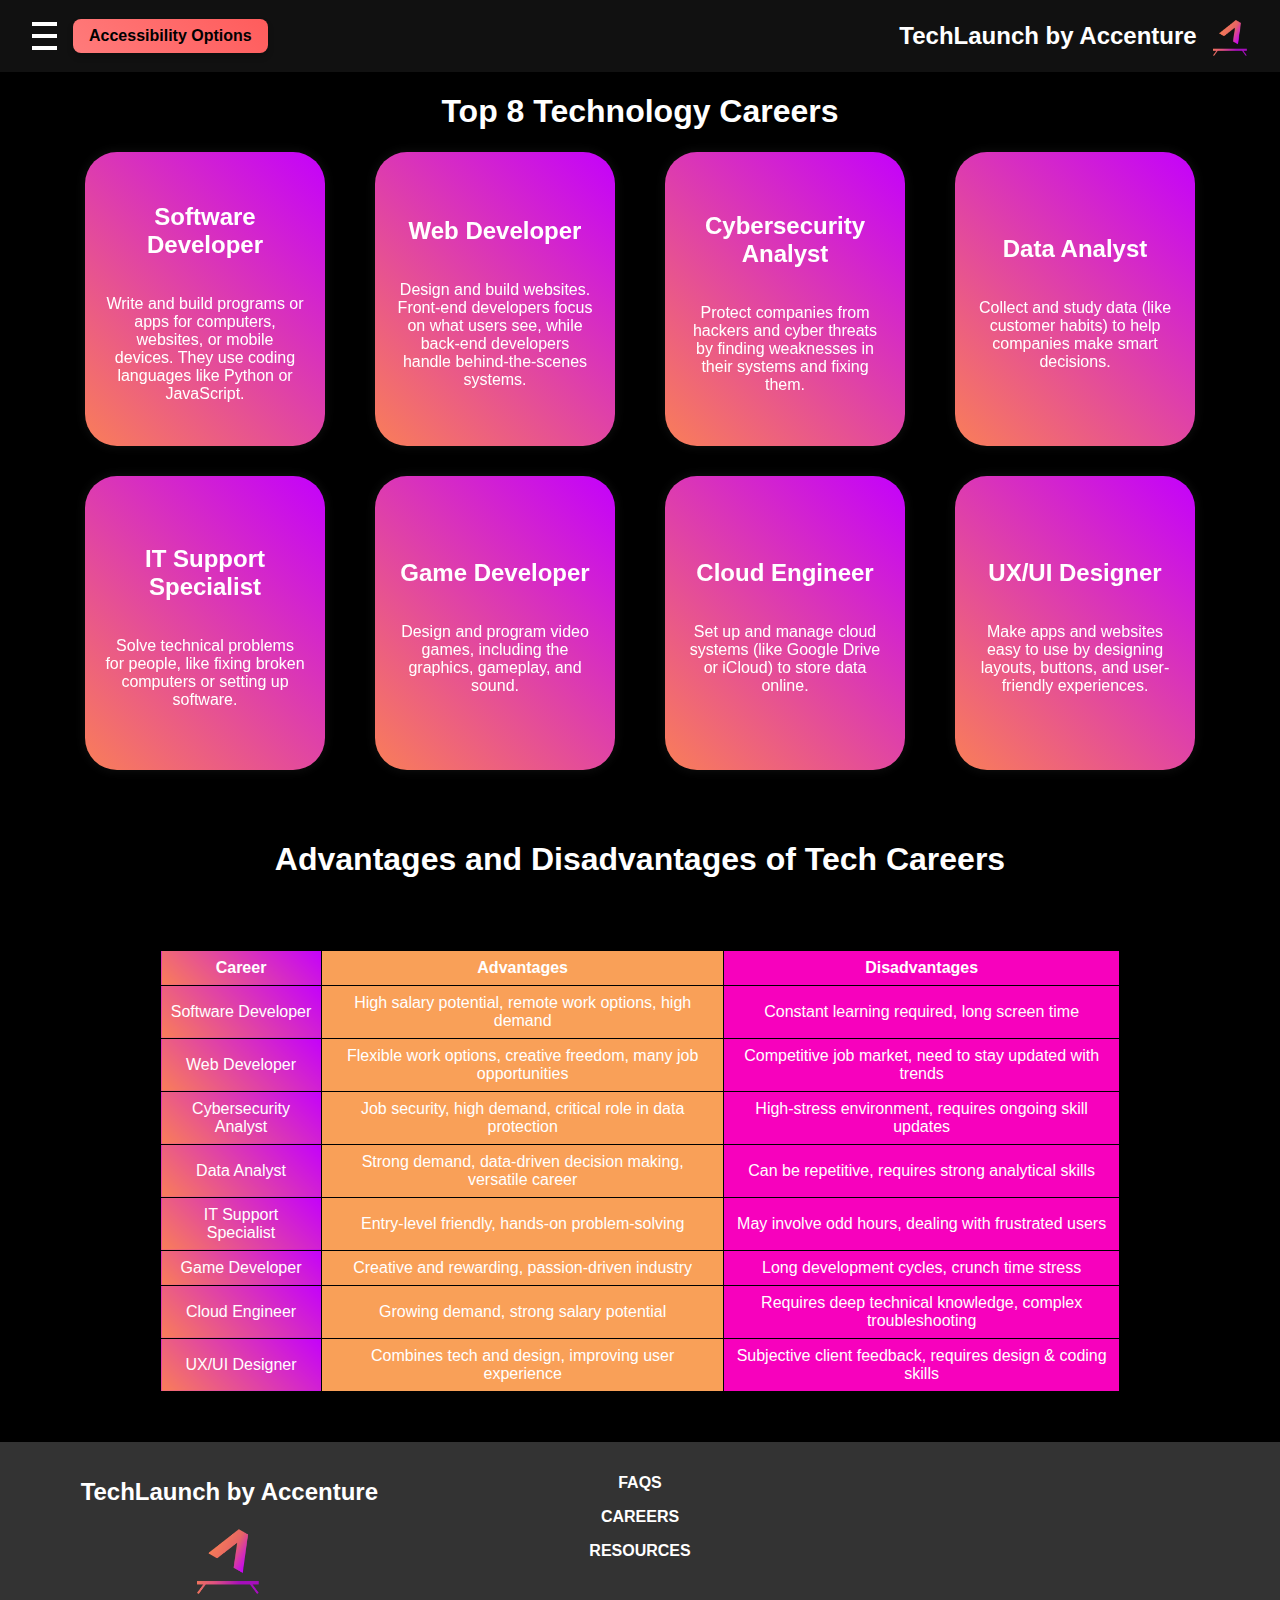
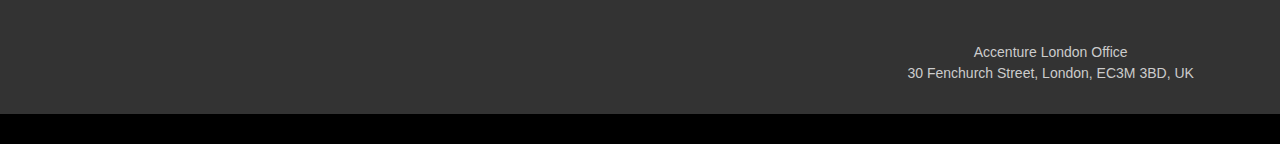
<file: career-page/index.html>
<!DOCTYPE html>
<html lang="en">
<head>
  <meta charset="UTF-8">
  <meta name="viewport" content="width=device-width, initial-scale=1.0">
  <title>Top 8 Technology Careers</title>
  
  <link rel="stylesheet" href="../styles/styles.css">
</head>
<body>
  <!-- Header Section -->
  <header class="company-header">
    <div class="menu-container">
      <div class="menu-icon" onclick="toggleNav()">
        <span></span>
        <span></span>
        <span></span>
      </div>
      <button class="accessibility-tab" onclick="toggleAccessibility()">
        Accessibility Options
      </button>
    </div>
    <div class="logo-container">
      <img src="../images/TechLaunchLogo.png" alt="TechLaunch Logo" class="company-logo" />
      <h1>TechLaunch by Accenture</h1>
    </div>
  </header>

  <!-- Navigation Sidebar -->
  <nav id="sidebar" class="sidebar hidden">
    <button class="close-btn" onclick="toggleNav()">✖</button>
    <ul>
      <li><a href="../home-page/index.html">Home</a></li>
      <li><a href="../career-page/index.html">Careers</a></li>
      <li><a href="../questions-page/index.html">FAQs</a></li>
      <li><a href="../resource-hub-page/index.html">Resources</a></li>
    </ul>
  </nav>

  <!-- Accessibility Pop-up -->
  <div id="accessibility-popup" class="accessibility-popup">
    <h3>Accessibility Options</h3>

    <!-- Colourblind Modes -->
    <h4>Colourblind Modes</h4>
    <label>
      <input type="radio" name="colorblind-mode" value="protanopia" onchange="setColorblindMode('protanopia')" />
      Protanopia
    </label>
    <label>
      <input type="radio" name="colorblind-mode" value="deuteranopia" onchange="setColorblindMode('deuteranopia')" />
      Deuteranopia
    </label>
    <label>
      <input type="radio" name="colorblind-mode" value="tritanopia" onchange="setColorblindMode('tritanopia')" />
      Tritanopia
    </label>
    <label>
      <input type="radio" name="colorblind-mode" value="none" onchange="setColorblindMode('none')" checked />
      None
    </label>

    <!-- Text Size Adjustment -->
    <h4>Text Size</h4>
    <button onclick="changeFontSize('small')">Small</button>
    <button onclick="changeFontSize('medium')">Medium</button>
    <button onclick="changeFontSize('large')">Large</button>
  </div>

  <h1>Top 8 Technology Careers</h1>
  <!-- encloses all of the career cards into the class card container !-->
  <div class="card-container">
    <!-- ROW 1 -->
     <!-- CARD 1 -->
     <!-- Holds the individual card -->
    <div class="container">
      <!-- Main card wrapper, encloses both the front and back sections of the card -->
      <div class="card">
       <!-- encloses the front of the card -->
        <div class="front">
          <!--title text for the front of the card!-->
          <p class="front-heading">Software Developer</p>
          <p>Write and build programs or apps for computers, websites, or mobile devices. They use coding languages like Python or JavaScript.</p>
        </div>
        <!-- encloses the back of the card -->
        <div class="back">
          <p class="back-heading">Steps to Success</p>
          <p><ol>
            <li>Learn a programming language like <a href="https://www.codecademy.com/learn/learn-python-3" target="_blank">Python</a> or <a href="https://www.codecademy.com/learn/introduction-to-javascript" target="_blank">JavaScript</a></li>
            <li>Understand CS fundamentals (algorithms, data structures) with <a href="https://www.freecodecamp.org/learn/" target="_blank">freeCodeCamp</a></li>
            <li>Build projects & showcase work on <a href="https://github.com/" target="_blank">GitHub</a></li>
            <li>Apply for apprenticeships, junior roles, or internships</li>
          </ol></p>
        </div>
      </div>
    </div>
     <!-- CARD 2 -->
    <div class="container">
      <div class="card">
        <div class="front">
          <p class="front-heading">Web Developer</p>
          <p>Design and build websites. Front-end developers focus on what users see, while back-end developers handle behind-the-scenes systems.</p>
        </div>
        <div class="back">
          <p class="back-heading">Steps to Success</p>
          <p><ol>
            <li>Learn a programming language like <a href="https://www.codecademy.com/learn/introduction-to-javascript" target="_blank">Javascript</a></li>
            <li>Learn a web developemnt language like <a href="https://www.codecademy.com/enrolled/courses/learn-html" target="_blank">HTML</a></li>
            <li> Make a portfilo to showcase your work on platform like <a href="https://github.com/" target="_blank">GitHub</a></li>
            <li> Apply for junior roles or apprenticeships</li> 
          </ol></p>
        </div>
      </div>
    </div>
    <!-- card 3 -->
    <div class="container">
      <div class="card">
        <div class="front">
          <p class="front-heading">Cybersecurity Analyst</p>
          <p> Protect companies from hackers and cyber threats by finding weaknesses in their systems and fixing them.</p>
        </div>
        <div class="back">
          <p class="back-heading">Steps to Success</p>
          <p><ol>
            <li>Learn cybersecurity basics with <a href="https://www.codecademy.com/learn/introduction-to-cybersecurity" target="_blank">Codecademy</a></li>
            <li>Understand networking & security with <a href="https://www.geeksforgeeks.org/computer-network-tutorials/" target="_blank">GeeksforGeeks Networking</a></li>
            <li>Learn ethical hacking with <a href="https://www.mygreatlearning.com/academy/learn-for-free/courses/introduction-to-ethical-hacking" target="_blank">Great Learning</a></li>
            <li>Apply for apprenticeships, junior roles, or internships</li>
        </ol>
        </p>
        </div>
      </div>
    </div>
    <!-- card 4 -->
    <div class="container">
      <div class="card">
        <div class="front">
          <p class="front-heading"> Data Analyst</p>
          <p> Collect and study data (like customer habits) to help companies make smart decisions.</p>
        </div>
        <div class="back">
          <p class="back-heading">Steps to Success</p>
          <p><ol>
            <li>Learn data analysis basics with <a href="https://www.codecademy.com/learn/learn-data-analysis-with-python" target="_blank">Codecademy</a></li>
            <li>Master SQL for data handling with <a href="https://www.w3schools.com/sql/" target="_blank">W3Schools SQL</a></li>
            <li>Learn data visualization with <a href="https://www.coursera.org/professional-certificates/microsoft-data-visualization/paidmedia" target="_blank">Microsoft Data Visualization (Coursera)</a></li>
            <li>Apply for apprenticeships, junior roles, or internships</li>
        </ol></p>
        </div>
      </div>
    </div>
  </div>
  <div class="card-container">
    <!-- Row 2 -->
     <!-- card 5 -->
    <div class="container">
      <div class="card">
        <div class="front">
          <p class="front-heading">IT Support Specialist</p>
          <p>Solve technical problems for people, like fixing broken computers or setting up software.</p>
        </div>
        <div class="back">
          <p class="back-heading">Steps to Success</p>
          <p><ol>
            <li>Learn IT fundamentals with <a href="https://www.codecademy.com/learn/introduction-to-it" target="_blank">Codecademy</a></li>
            <li>Understand networking basics with <a href="https://www.geeksforgeeks.org/computer-network-tutorials/" target="_blank">GeeksforGeeks Networking</a></li>
            <li>Develop troubleshooting skills with <a href="https://www.classcentral.com/course/troubleshooting-debugging-techniques-18061" target="_blank">Troubleshooting & Debugging (Class Central)</a></li>
            <li>Apply for apprenticeships, junior roles, or internships</li>
        </ol>
        </p>
        </div>
      </div>
  </div>
    <!-- card 6 -->
    <div class="container">
      <div class="card">
        <div class="front">
          <p class="front-heading">Game Developer</p>
          <p>Design and program video games, including the graphics, gameplay, and sound.</p>
        </div>
        <div class="back">
          <p class="back-heading">Steps to Success</p>
          <p><ol>
            <li>Learn game development basics with <a href="https://www.codecademy.com/learn/learn-c-sharp" target="_blank">Codecademy C#</a></li>
            <li>Understand game design principles with <a href="https://www.coursera.org/learn/introduction-to-game-design/paidmedia?utm_medium=sem&utm_source=gg&utm_campaign=b2c_emea_x_multi_ftcof_career-academy_cx_dr_bau_gg_pmax_gc_s1_en_m_hyb_23-12_x&campaignid=20858198824&adgroupid=&device=c&keyword=&matchtype=&network=x&devicemodel=&creativeid=&assetgroupid=6490027433&targetid=&extensionid=&placement=&gad_source=1&gclid=Cj0KCQiA4-y8BhC3ARIsAHmjC_Eq36vlx9Inoh66R2FavNNH4Yl4RvAK5250XHSNNQHAVJq0Ag3wlzwaAt-0EALw_wcB" target="_blank">Coursera Game Design</a></li>
            <li>Build games using **Unity** with <a href="https://learn.unity.com/pathway/junior-programmer" target="_blank">Unity Learn</a></li>
            <li>Apply for apprenticeships, junior roles, or internships</li>
        </ol></p>
        </div>
      </div>
    </div>
    <!-- card 7 -->
    <div class="container">
      <div class="card">
        <div class="front">
          <p class="front-heading">Cloud Engineer</p>
          <p>Set up and manage cloud systems (like Google Drive or iCloud) to store data online.</p>
        </div>
        <div class="back">
          <p class="back-heading">Steps to Success</p>
          <p><ol>
            <li>Learn cloud computing basics with <a href="https://www.codecademy.com/learn/learn-the-cloud" target="_blank">Codecademy Cloud Computing</a></li>
            <li>Understand networking & security in the cloud with <a href="https://www.geeksforgeeks.org/computer-network-tutorials/" target="_blank">GeeksforGeeks Networking</a></li>
            <li>Gain hands-on experience with AWS, Azure, or Google Cloud using <a href="https://www.cloudskillsboost.google/course_templates/47" target="_blank">Google Cloud Labs</a></li>
            <li>Apply for apprenticeships, junior roles, or internships</li>
        </ol>
        </p>
        </div>
      </div>
    </div>
    <!-- card 8 -->
    <div class="container">
      <div class="card">
        <div class="front">
          <p class="front-heading">UX/UI Designer</p>
          <p>Make apps and websites easy to use by designing layouts, buttons, and user-friendly experiences.</p>
        </div>
        <div class="back">
          <p class="back-heading">Steps to Success</p>
          <p><ol>
            <li>Learn UI/UX fundamentals with <a href="https://www.codecademy.com/learn/visual-design" target="_blank">Codecademy Visual Design</a></li>
            <li>Understand user research & wireframing with <a href="https://app.uxcel.com/courses/designing-wireframes" target="_blank">Uxcel Wireframing</a></li>
            <li>Build UI designs using <a href="https://www.figma.com/resources/learn-design/" target="_blank">Figma Learning</a></li>
            <li>Apply for apprenticeships, junior roles, or internships</li>
        </ol></p>
        </div>
      </div>
  </div>
  <!-- comparison table -->
  <h1>Advantages and Disadvantages of Tech Careers</h1>
  
  <table id="careers-table">
    <tr>
      <th>Career</th>
      <th>Advantages</th>
      <th>Disadvantages</th>
    </tr>
    <tr>
      <td>Software Developer</td>
      <td>High salary potential, remote work options, high demand</td>
      <td>Constant learning required, long screen time</td>
    </tr>
    <tr>
      <td>Web Developer</td>
      <td>Flexible work options, creative freedom, many job opportunities</td>
      <td>Competitive job market, need to stay updated with trends</td>
    </tr>
    <tr>
      <td>Cybersecurity Analyst</td>
      <td>Job security, high demand, critical role in data protection</td>
      <td>High-stress environment, requires ongoing skill updates</td>
    </tr>
    <tr>
      <td>Data Analyst</td>
      <td>Strong demand, data-driven decision making, versatile career</td>
      <td>Can be repetitive, requires strong analytical skills</td>
    </tr>
    <tr>
      <td>IT Support Specialist</td>
      <td>Entry-level friendly, hands-on problem-solving</td>
      <td>May involve odd hours, dealing with frustrated users</td>
    </tr>
    <tr>
      <td>Game Developer</td>
      <td>Creative and rewarding, passion-driven industry</td>
      <td>Long development cycles, crunch time stress</td>
    </tr>
    <tr>
      <td>Cloud Engineer</td>
      <td>Growing demand, strong salary potential</td>
      <td>Requires deep technical knowledge, complex troubleshooting</td>
    </tr>
    <tr>
      <td>UX/UI Designer</td>
      <td>Combines tech and design, improving user experience</td>
      <td>Subjective client feedback, requires design & coding skills</td>
    </tr>
    </table>
  <!-- Footer Section -->
<footer class="careers-footer">
    <div class="footer-container">
      <!-- Left Section: Company Name and Logo -->
      <div class="footer-left">
        <h2>TechLaunch by Accenture</h2>
        <img src="../images/TechLaunchLogo.png" alt="TechLaunch by Accenture Logo" class="footer-logo" />
      </div>

      <!-- Middle Section: Button Links -->
      <div class="footer-middle">
        <a href="../questions-page/index.html" class="footer-link">FAQS</a>
        <a href="../questions-page/index.html" class="footer-link">CAREERS</a>
        <a href="../resource-hub-page/index.html" class="footer-link">RESOURCES</a>
      </div>

      <!-- Right Section: Map and Address -->
      <div class="footer-right">
        <iframe
          src="https://www.google.com/maps/embed?pb=!1m18!1m12!1m3!1d2483.68038062358!2d-0.08392868422968746!3d51.51178747963438!2m3!1f0!2f0!3f0!3m2!1i1024!2i768!4f13.1!3m3!1m2!1s0x48760351608040a1%3A0xe73a3fcb92847f58!2sAccenture!5e0!3m2!1sen!2suk!4v1709144218330!5m2!1sen!2suk"
          width="100%"
          height="100%"
          style="border: 0"
          allowfullscreen=""
          loading="lazy"
          referrerpolicy="no-referrer-when-downgrade">
        </iframe>
        <p class="footer-address">
          Accenture London Office<br />
          30 Fenchurch Street, London, EC3M 3BD, UK
        </p>
      </div>
    </div>
  </footer>

</body>
<script>
  function toggleNav() {
    const sidebar = document.getElementById("sidebar");
    const menuIcon = document.querySelector(".menu-icon");

    sidebar.classList.toggle("open");
    menuIcon.classList.toggle("active");
  }

  function toggleAccessibility() {
    document.getElementById("accessibility-popup").classList.toggle("active");
  }

  function setColorblindMode(mode) {
    document.body.classList.remove("protanopia", "deuteranopia", "tritanopia");
    if (mode !== "none") {
      document.body.classList.add(mode);
    }
  }

  function changeFontSize(size) {
    document.body.classList.remove('small-text', 'medium-text', 'large-text');
    if (size === 'small') {
      document.body.classList.add('small-text');
    } else if (size === 'medium') {
      document.body.classList.add('medium-text');
    } else if (size === 'large') {
      document.body.classList.add('large-text');
    }
  }

</script>
</html>
</file>
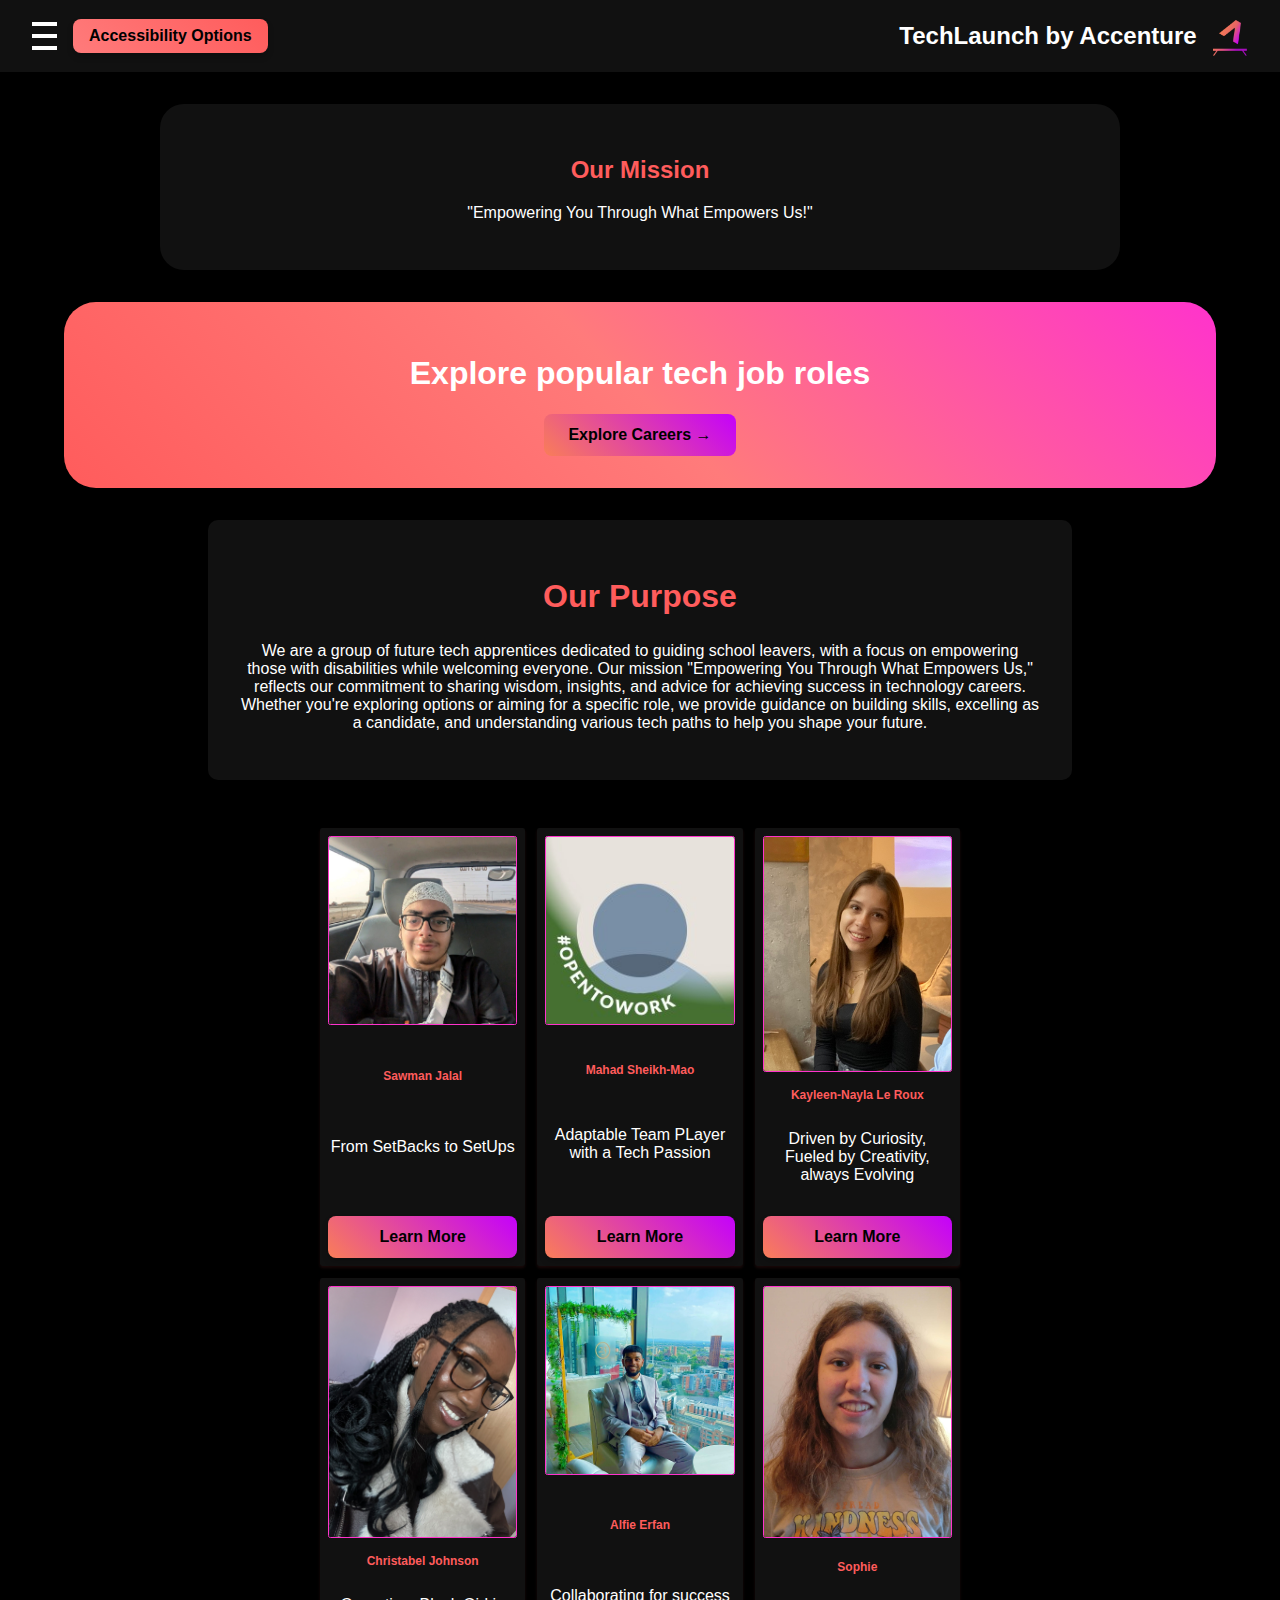
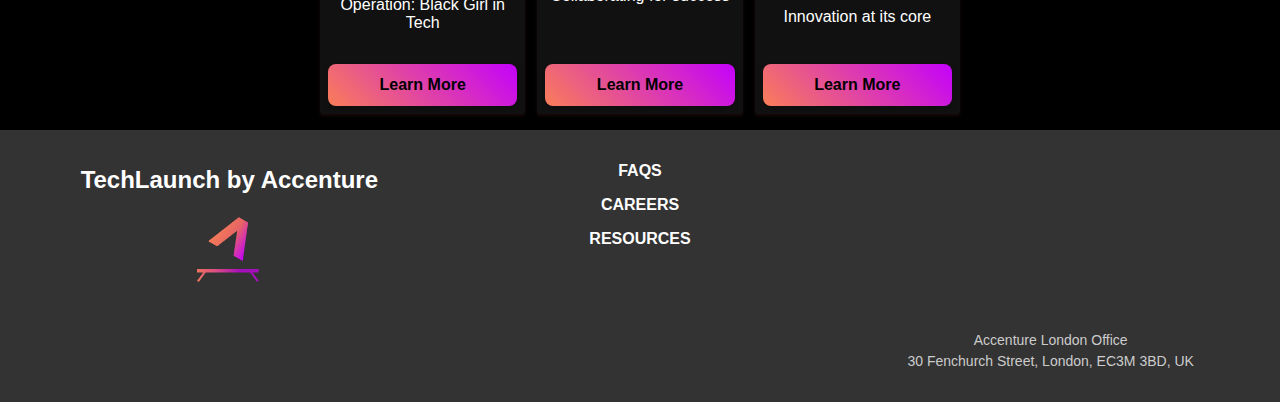
<file: home-page/index.html>
<!DOCTYPE html>
<html lang="en">
  <head>
    <meta charset="UTF-8" />
    <meta name="viewport" content="width=device-width, initial-scale=1.0" />
    <title>TechLaunch by Accenture</title>
    <link rel="stylesheet" href="../styles/styles.css" />
  </head>
  <body>
    <!-- Header Section -->
    <header class="company-header">
      <div class="menu-container">
        <div class="menu-icon" onclick="toggleNav()">
          <span></span>
          <span></span>
          <span></span>
        </div>
        <button class="accessibility-tab" onclick="toggleAccessibility()">
          Accessibility Options
        </button>
      </div>
      <div class="logo-container">
        <img
          src="../images/TechLaunchLogo.png"
          alt="TechLaunch Logo"
          class="company-logo"
        />
        <h1>TechLaunch by Accenture</h1>
      </div>
    </header>

    <!-- Navigation Sidebar -->
    <nav id="sidebar" class="sidebar hidden">
      <button class="close-btn" onclick="toggleNav()">✖</button>
      <ul>
        <li><a href="#">Home</a></li>
        <li><a href="../career-page/index.html">Careers</a></li>
        <li><a href="../questions-page/index.html">Your Questions</a></li>
        <li><a href="../resource-hub-page/index.html">Resources</a></li>
      </ul>
    </nav>

    <!-- Accessibility Pop-up -->
    <div id="accessibility-popup" class="accessibility-popup">
      <h3>Accessibility Options</h3>

      <!-- Colourblind Modes -->
      <h4>Colourblind Modes</h4>
      <label>
        <input
          type="radio"
          name="colorblind-mode"
          value="protanopia"
          onchange="setColorblindMode('protanopia')"
        />
        Protanopia
      </label>
      <label>
        <input
          type="radio"
          name="colorblind-mode"
          value="deuteranopia"
          onchange="setColorblindMode('deuteranopia')"
        />
        Deuteranopia
      </label>
      <label>
        <input
          type="radio"
          name="colorblind-mode"
          value="tritanopia"
          onchange="setColorblindMode('tritanopia')"
        />
        Tritanopia
      </label>
      <label>
        <input
          type="radio"
          name="colorblind-mode"
          value="none"
          onchange="setColorblindMode('none')"
          checked
        />
        None
      </label>

      <!-- Text Size Adjustment -->
      <h4>Text Size</h4>
      <button onclick="changeFontSize('small')">Small</button>
      <button onclick="changeFontSize('medium')">Medium</button>
      <button onclick="changeFontSize('large')">Large</button>
    </div>

    <!-- Mission Statement Section -->
    <section class="mission-statement">
      <h2>Our Mission</h2>
      <p>"Empowering You Through What Empowers Us!"</p>
    </section>

    <!-- Careers Section -->
    <section class="careers-section">
      <h1>Explore popular tech job roles</h1>
      <button
        class="go-now-button"
        onclick="location.href='../career-page/index.html';"
      >
        Explore Careers &rarr;
      </button>
    </section>

    <!-- What We Do Section -->
    <section class="what-we-do">
      <h2>Our Purpose</h2>
      <p>
        We are a group of future tech apprentices dedicated to guiding school
        leavers, with a focus on empowering those with disabilities while
        welcoming everyone. Our mission "Empowering You Through What Empowers
        Us," reflects our commitment to sharing wisdom, insights, and advice for
        achieving success in technology careers. Whether you're exploring
        options or aiming for a specific role, we provide guidance on building
        skills, excelling as a candidate, and understanding various tech paths
        to help you shape your future.
      </p>
    </section>

    <!-- Image Grid Wrapper -->
    <div class="image-grid-wrapper">
      <section class="image-grid">
        <div class="grid-item">
          <img src="../images/sawmanimage.jpg" alt="Placeholder 1" />
          <h3 class="member">Sawman Jalal</h3>
          <p>From SetBacks to SetUps</p>
          <a
            href="https://www.linkedin.com/in/sawmanjalal"
            class="learn-more-button"
            target="_blank"
            >Learn More</a
          >
        </div>
        <div class="grid-item">
          <img src="../images/mahadimage.jpg" alt="Placeholder 2" />
          <h3 class="member">Mahad Sheikh-Mao</h3>
          <p>Adaptable Team PLayer with a Tech Passion</p>
          <a
            href="https://www.linkedin.com/in/mahad-sheikh-mao-1a3108255/"
            class="learn-more-button"
            target="_blank"
            >Learn More</a
          >
        </div>
        <div class="grid-item">
          <img src="../images/kayleenimage.jpeg" alt="Placeholder 3" />
          <h3 class="member">Kayleen-Nayla Le Roux</h3>
          <p>Driven by Curiosity, Fueled by Creativity, always Evolving</p>
          <a
            href="https://www.linkedin.com/in/kayleen-nayla-le-roux-54b9b3241/"
            class="learn-more-button"
            target="_blank"
            >Learn More</a
          >
        </div>
        <div class="grid-item">
          <img src="../images/christabelimagenew.jpg" alt="Placeholder 4" />
          <h3 class="member">Christabel Johnson</h3>
          <p>Operation: Black Girl in Tech</p>
          <a
            href="https://www.linkedin.com/in/christabel-johnson-0712b0255/"
            class="learn-more-button"
            target="_blank"
            >Learn More</a
          >
        </div>
        <div class="grid-item">
          <img src="../images/hamzaimage.jpg" alt="Placeholder 5" />
          <h3 class="member">Alfie Erfan</h3>
          <p>Collaborating for success</p>
          <a
            href="https://www.linkedin.com/in/alfieerfan/"
            class="learn-more-button"
            target="_blank"
            >Learn More</a
          >
        </div>
        <div class="grid-item">
          <img src="../images/sophieimage.jpg" alt="Placeholder 6" />
          <h3 class="member">Sophie</h3>
          <p>Innovation at its core</p>
          <a href="#" class="learn-more-button" target="_blank">Learn More</a>
        </div>
      </section>
    </div>

    <footer>
      <div class="footer-container">
        <!-- Left Section: Company Name and Logo -->
        <div class="footer-left">
          <h2>TechLaunch by Accenture</h2>
          <img
            src="../images/TechLaunchLogo.png"
            alt="TechLaunch by Accenture Logo"
            class="footer-logo"
          />
        </div>

        <!-- Middle Section: Button Links -->
        <div class="footer-middle">
          <a href="../questions-page/index.html" class="footer-link">FAQS</a>
          <a href="../career-page/index.html" class="footer-link">CAREERS</a>
          <a href="../resource-hub-page/index.html" class="footer-link"
            >RESOURCES</a
          >
        </div>

        <!-- Right Section: Map and Address -->
        <div class="footer-right">
          <iframe
            src="https://www.google.com/maps/embed?pb=!1m18!1m12!1m3!1d2483.68038062358!2d-0.08392868422968746!3d51.51178747963438!2m3!1f0!2f0!3f0!3m2!1i1024!2i768!4f13.1!3m3!1m2!1s0x48760351608040a1%3A0xe73a3fcb92847f58!2sAccenture!5e0!3m2!1sen!2suk!4v1709144218330!5m2!1sen!2suk"
            width="100%"
            height="100%"
            style="border: 0"
            allowfullscreen=""
            loading="lazy"
            referrerpolicy="no-referrer-when-downgrade"
          ></iframe>
          <p class="footer-address">
            Accenture London Office<br />
            30 Fenchurch Street, London, EC3M 3BD, UK
          </p>
        </div>
      </div>
    </footer>

    <script>
      function toggleNav() {
        const sidebar = document.getElementById("sidebar");
        const menuIcon = document.querySelector(".menu-icon");

        sidebar.classList.toggle("open");
        menuIcon.classList.toggle("active");
      }

      function toggleAccessibility() {
        document
          .getElementById("accessibility-popup")
          .classList.toggle("active");
      }

      function setColorblindMode(mode) {
        document.body.classList.remove(
          "protanopia",
          "deuteranopia",
          "tritanopia"
        );

        if (mode !== "none") {
          document.body.classList.add(mode);
        }
      }

      document.querySelectorAll(".footer-link").forEach((link) => {
        link.addEventListener("click", (event) => {
          event.preventDefault();
          alert(`Navigating to ${event.target.textContent}`);
        });
      });
      function changeFontSize(size) {
        document.body.classList.remove(
          "small-text",
          "medium-text",
          "large-text"
        );

        if (size === "small") {
          document.body.classList.add("small-text");
        } else if (size === "medium") {
          document.body.classList.add("medium-text");
        } else if (size === "large") {
          document.body.classList.add("large-text");
        }
      }
    </script>
  </body>
</html>
</file>
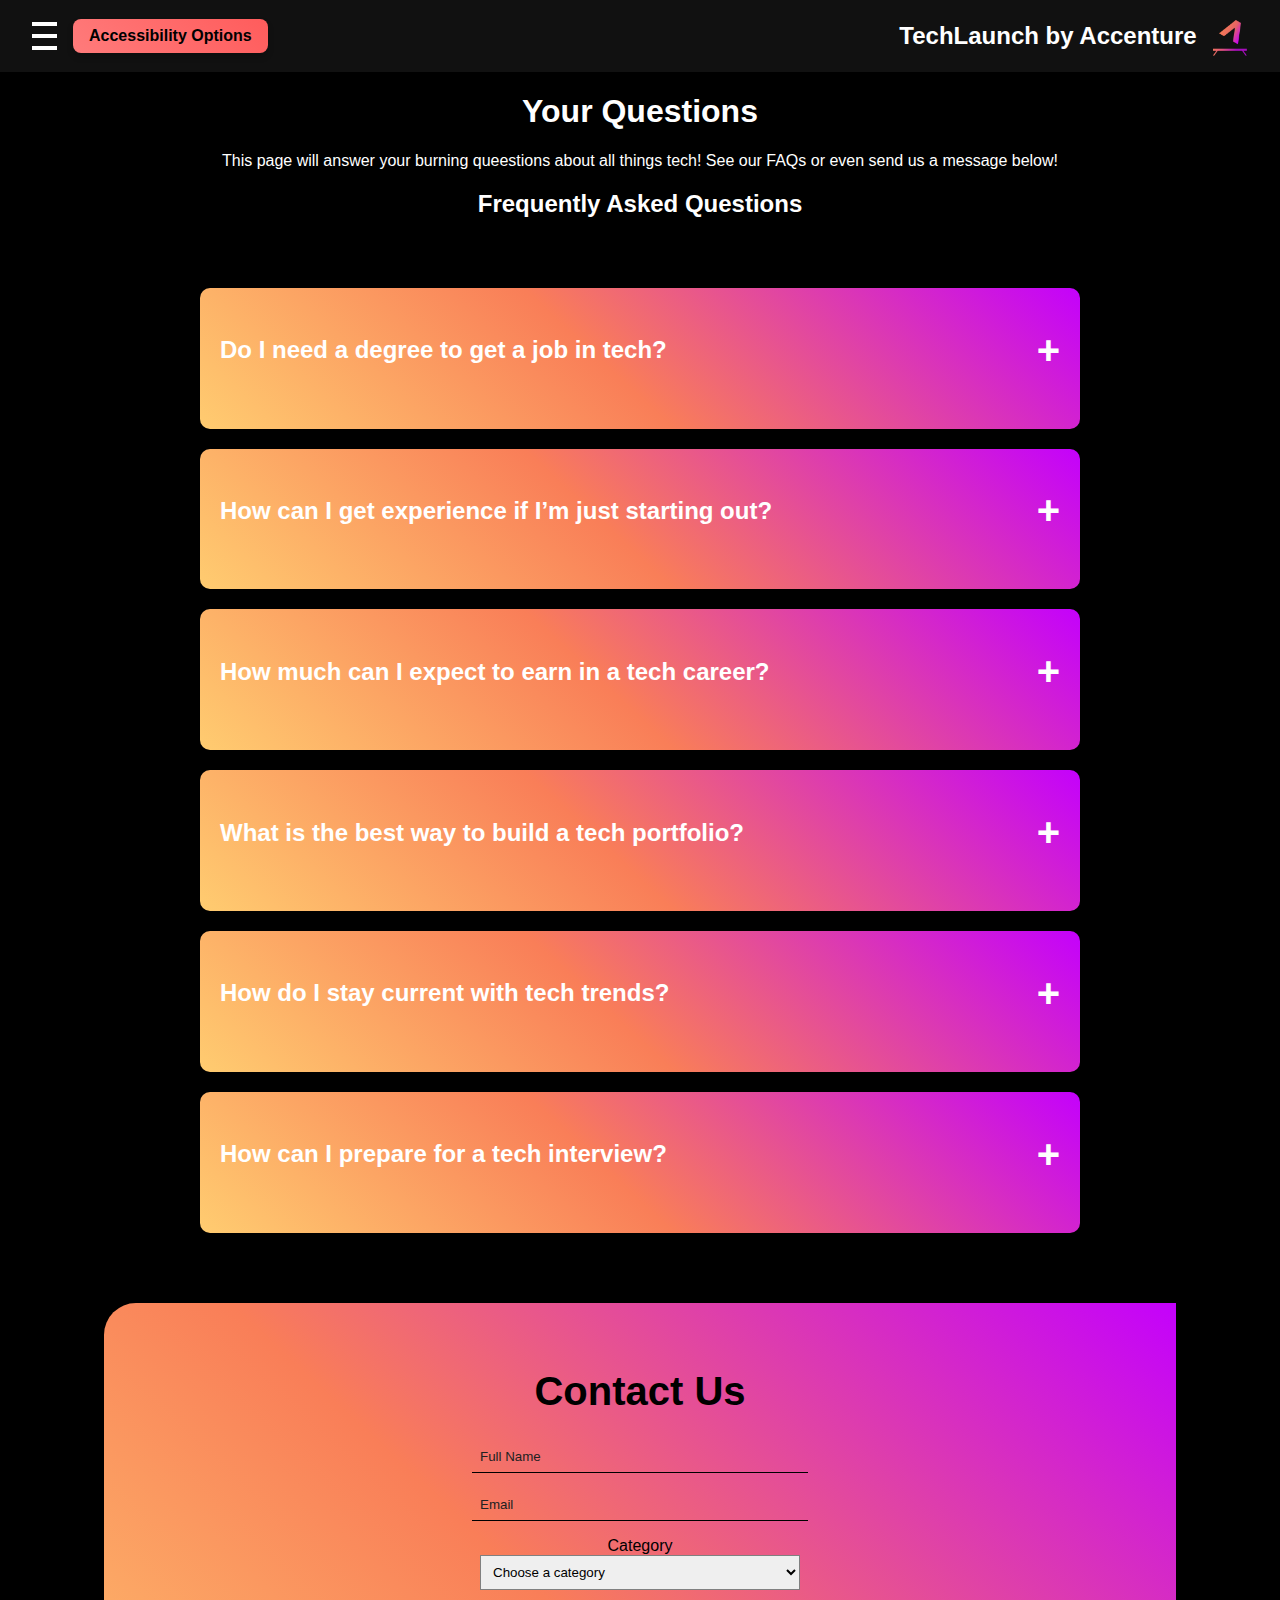
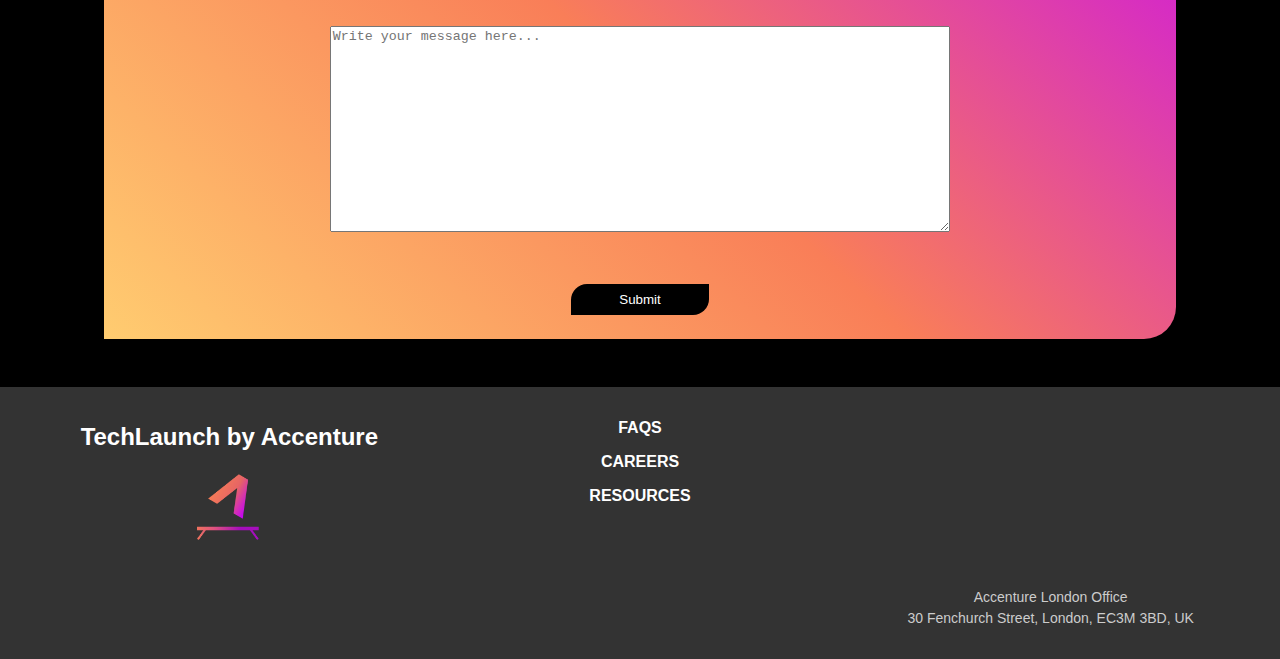
<file: questions-page/index.html>
<!DOCTYPE html>
<html lang="en">
  <head>
    <meta charset="UTF-8" />
    <meta name="viewport" content="width=device-width, initial-scale=1.0" />
    <title>Your Questions</title>
    <link rel="stylesheet" href="../styles/styles.css" />
  </head>
  <body>
    <!-- Header Section -->
    <header class="company-header">
      <div class="menu-container">
        <div class="menu-icon" onclick="toggleNav()">
          <span></span>
          <span></span>
          <span></span>
        </div>
        <button class="accessibility-tab" onclick="toggleAccessibility()">
          Accessibility Options
        </button>
      </div>
      <div class="logo-container">
        <img src="../images/TechLaunchLogo.png" alt="TechLaunch Logo" class="company-logo" />
        <h1>TechLaunch by Accenture</h1>
      </div>
    </header>

    <!-- Navigation Sidebar -->
    <nav id="sidebar" class="sidebar hidden">
      <button class="close-btn" onclick="toggleNav()">✖</button>
      <ul>
        <li><a href="../home-page/index.html">Home</a></li>
        <li><a href="../career-page/index.html">Careers</a></li>
        <li><a href="../questions-page/index.html">FAQs</a></li>
        <li><a href="../resource-hub-page/index.html">Resources</a></li>
      </ul>
    </nav>

    <!-- Accessibility Pop-up -->
    <div id="accessibility-popup" class="accessibility-popup">
      <h3>Accessibility Options</h3>

      <!-- Colourblind Modes -->
      <h4>Colourblind Modes</h4>
      <label>
        <input type="radio" name="colorblind-mode" value="protanopia" onchange="setColorblindMode('protanopia')" />
        Protanopia
      </label>
      <label>
        <input type="radio" name="colorblind-mode" value="deuteranopia" onchange="setColorblindMode('deuteranopia')" />
        Deuteranopia
      </label>
      <label>
        <input type="radio" name="colorblind-mode" value="tritanopia" onchange="setColorblindMode('tritanopia')" />
        Tritanopia
      </label>
      <label>
        <input type="radio" name="colorblind-mode" value="none" onchange="setColorblindMode('none')" checked />
        None
      </label>

      <!-- Text Size Adjustment -->
      <h4>Text Size</h4>
      <button onclick="changeFontSize('small')">Small</button>
      <button onclick="changeFontSize('medium')">Medium</button>
      <button onclick="changeFontSize('large')">Large</button>
    </div>
    <h1 class="page=header questions-h1">Your Questions</h1>
    <p>This page will answer your burning queestions about all things tech! See our FAQs or even send us a message below!</p>
    <!-- FAQ SECTION -->
    <section id="faq-section">
      <h2>Frequently Asked Questions</h2>
      <div class="accordion">
        <div class="accordion-item">
          <h2 class="accordion-title">Do I need a degree to get a job in tech?</h2>
          <p class="accordion-answer">    While a degree (in computer science, engineering, etc.) can be beneficial, it’s not always necessary. Many tech companies prioritise skills and experience over formal education.
            <br>
            Alternatives to having a degree include:
                bootcamps (coding bootcamps like General Assembly, Flatiron School);
                certifications (AWS, Google Cloud, CompTIA);
                making a portfolio (e.g., GitHub projects, freelance work);
                online courses (recommended course providers can be found on our Resources page).
            <br>
            Self-taught individuals can thrive in tech by showcasing their ability through projects or contributing to open-source work.
          </p>
        </div>
        <div class="accordion-item">
              <h2 class="accordion-title">How can I get experience if I’m just starting out?</h2>
              <p class="accordion-answer">    There are several ways to build experience without a formal job:
                internships or apprenticeships (which are great entry points into the tech industry);
                freelance work or volunteer projects (contributing to nonprofit websites or helping small businesses);
                building your own projects (start a blog, create apps, or contribute to open-source projects on GitHub);
                participating in hackathons or coding challenges (e.g., Codeforces, LeetCode, HackerRank).
              </p>
        </div>
          <div class="accordion-item">
                <h2 class="accordion-title">How much can I expect to earn in a tech career?</h2>
                <p class="accordion-answer"> Salaries in tech careers can vary significantly based on factors such as experience, location, role, and the specific technology or industry you're working in. <br>
                    Here are some average salary ranges for entry-level jobs in some of the main tech roles, as of 2025:
                    Software Developer: £25,000 - £35,000; Web Developer (Front-End/Back-End): £22,000 - £32,000; Data Scientist: £30,000 - £45,000; Cybersecurity Specialist: £25,000 - £40,000;
                    IT Support Specialist: £20,000 - £28,000; UX/UI Designer: £25,000 - £35,000; Cloud Engineer: £30,000 - £45,000.
                </p>
        </div>
          <div class="accordion-item">
                <h2 class="accordion-title">What is the best way to build a tech portfolio?</h2>
                <p class="accordion-answer"> A solid portfolio showcases your skills and projects. <br> Here’s how to build one:

                  GitHub - share your coding projects, open-source contributions, and any personal coding challenges;
                  a personal website - build a simple website or blog where you can show off your skills, write about tech topics, and link to your GitHub;
                  a project-based portfolio - develop real-world projects (websites, apps, games, etc.) to demonstrate what you can do;
                  write blog posts - share technical tutorials or case studies on platforms like Medium, Dev.to, or your own website.
                </p>
        </div>
          <div class="accordion-item">
                <h2 class="accordion-title">How do I stay current with tech trends?</h2>
                <p class="accordion-answer"> The tech industry evolves rapidly, so staying up to date is essential:

                  follow industry news: websites like TechCrunch, Wired, and The Verge;
                  listen to podcasts: examples include The Changelog, Software Engineering Daily, and Data Skeptic;
                  join tech communities: participate in forums (like Stack Overflow, Reddit’s r/technology), Slack groups, and Discord servers;
                  attend conferences or meetups: both virtual and in-person events help you stay ahead;
                  take online courses: platforms like Coursera, Udemy, and edX are great for continuous learning.
                </p>
        </div>
          <div class="accordion-item">
                <h2 class="accordion-title">How can I prepare for a tech interview?</h2>
                <p class="accordion-answer"> Tech interviews often focus on problem-solving and technical knowledge. Here’s how to prepare:

                  practise coding problems: use platforms like LeetCode, HackerRank, or Codewars to practice algorithms and data structures;
                  system design: understand how to design scalable systems, as many interviews (especially for senior roles) will involve system design questions;
                  review common questions: for example, questions on object-oriented programming (OOP), databases, and coding syntax for your chosen language;
                  mock interviews: practise with peers or use platforms like Pramp, Interviewing.io, or Exercism for mock interviews;
                  prepare for behavioral questions: be ready to talk about your experiences, challenges, and how you approach problem-solving..
                </p>
        </div>
        
    </section>
    <!-- CONTACT FORM SECTION -->
    <section id="contact-form">
      <div class="form-container">
        <h1 class="heading">Contact Us</h1>
        <form class="contact-form">
          <div class="input-div">
            <input type="text" id="fullname" name="fullname" placeholder="Full Name" class="input" required>
          </div>
          <div class="input-div">
            <input class="input" type="text" id="email" name="email" placeholder="Email" required>
          </div>
          <div class="input-div">
            <label for="category">Category</label>
            <select id="category" name="Category" required>
              <option value="" disabled selected>Choose a category</option>
              <option value="Apprenticeships">Apprenticeships</option>
              <option value="University">University</option>
              <option value="Tech Careers">Tech Careers</option>
              <option value="Other">Other</option>
            </select>
          </div>
          <br></br>
          <textarea id="message" name="message" placeholder="Write your message here..."  required style="height:200px"></textarea>
          <div class="button-div>">
           <button type="submit" class="submit" onclick="sendEmail()">Submit</button>
          </div>
        </form>
      </div>
    </section>
    <!-- Footer Section -->
    <footer>
      <div class="footer-container">
        <!-- Left Section: Company Name and Logo -->
        <div class="footer-left">
          <h2>TechLaunch by Accenture</h2>
          <img src="../images/TechLaunchLogo.png" alt="TechLaunch by Accenture Logo" class="footer-logo" />
        </div>

        <!-- Middle Section: Button Links -->
        <div class="footer-middle">
          <a href="#" class="footer-link">FAQS</a>
          <a href="../career-page/index.html" class="footer-link">CAREERS</a>
          <a href="../resource-hub-page/index.html" class="footer-link">RESOURCES</a>
        </div>

        <!-- Right Section: Map and Address -->
        <div class="footer-right">
          <iframe
            src="https://www.google.com/maps/embed?pb=!1m18!1m12!1m3!1d2483.68038062358!2d-0.08392868422968746!3d51.51178747963438!2m3!1f0!2f0!3f0!3m2!1i1024!2i768!4f13.1!3m3!1m2!1s0x48760351608040a1%3A0xe73a3fcb92847f58!2sAccenture!5e0!3m2!1sen!2suk!4v1709144218330!5m2!1sen!2suk"
            width="100%"
            height="100%"
            style="border: 0"
            allowfullscreen=""
            loading="lazy"
            referrerpolicy="no-referrer-when-downgrade">
          </iframe>
          <p class="footer-address">
            Accenture London Office<br />
            30 Fenchurch Street, London, EC3M 3BD, UK
          </p>
        </div>
      </div>
    </footer>

  </body>
  <script>
    // CONTACT FORM SCRIPT (needs testing)

    function sendEmail() {
      event.preventDefault(); //prevents page reload when submitting
      //get users input values
      const name = document.getElementById('fullname').value;
      const email = document.getElementById('email').value;
      const category = document.getElementById("category").value;
      const message = document.getElementById('message').value;
  
    // Construct email subject and body
      const subject = `Message from ${name}`;
      const body = `Name: ${name}%0D%0AEmail: ${email}%0D%0ACategory: ${category}%0D%0AMessage:%0D%0A${encodeURIComponent(message)}`;

      // Set recipient email
      const recipient = "christabeljohnson33@gmail.com"; //using christabel's email to test!

      // Create the mailto link
      const mailtoLink = `mailto:${recipient}?subject=${encodeURIComponent(subject)}&body=${body}`;

      // Open the user's email client with the pre-filled email
      window.location.href = mailtoLink;
}

    // FAQ SCRIPT
    //start here sophie
    
    const accordionTitles = document.querySelectorAll(".accordion-title");

    accordionTitles.forEach((accordionTitle) => {
      accordionTitle.addEventListener("click", () => {
        const height = accordionTitle.nextElementSibling.scrollHeight;
        accordionTitle.classList.toggle("active-header");
        if (accordionTitle.classList.contains("active-header")){
          accordionTitle.nextElementSibling.style.maxHeight = `${height}rem`;
        } else {
          accordionTitle.nextElementSibling.style.maxHeight = "0rem";
        }
      });
    });

    // HEADER AND FOOTER FUNCTIONALITY
    function toggleNav() {
    const sidebar = document.getElementById("sidebar");
    const menuIcon = document.querySelector(".menu-icon");

    sidebar.classList.toggle("open");
    menuIcon.classList.toggle("active");
  }

  function toggleAccessibility() {
    document.getElementById("accessibility-popup").classList.toggle("active");
  }

  function setColorblindMode(mode) {
    document.body.classList.remove("protanopia", "deuteranopia", "tritanopia");
    if (mode !== "none") {
      document.body.classList.add(mode);
    }
  }

  function changeFontSize(size) {
    document.body.classList.remove('small-text', 'medium-text', 'large-text');
    if (size === 'small') {
      document.body.classList.add('small-text');
    } else if (size === 'medium') {
      document.body.classList.add('medium-text');
    } else if (size === 'large') {
      document.body.classList.add('large-text');
    }
  }

  </script>
  
</html>
</file>
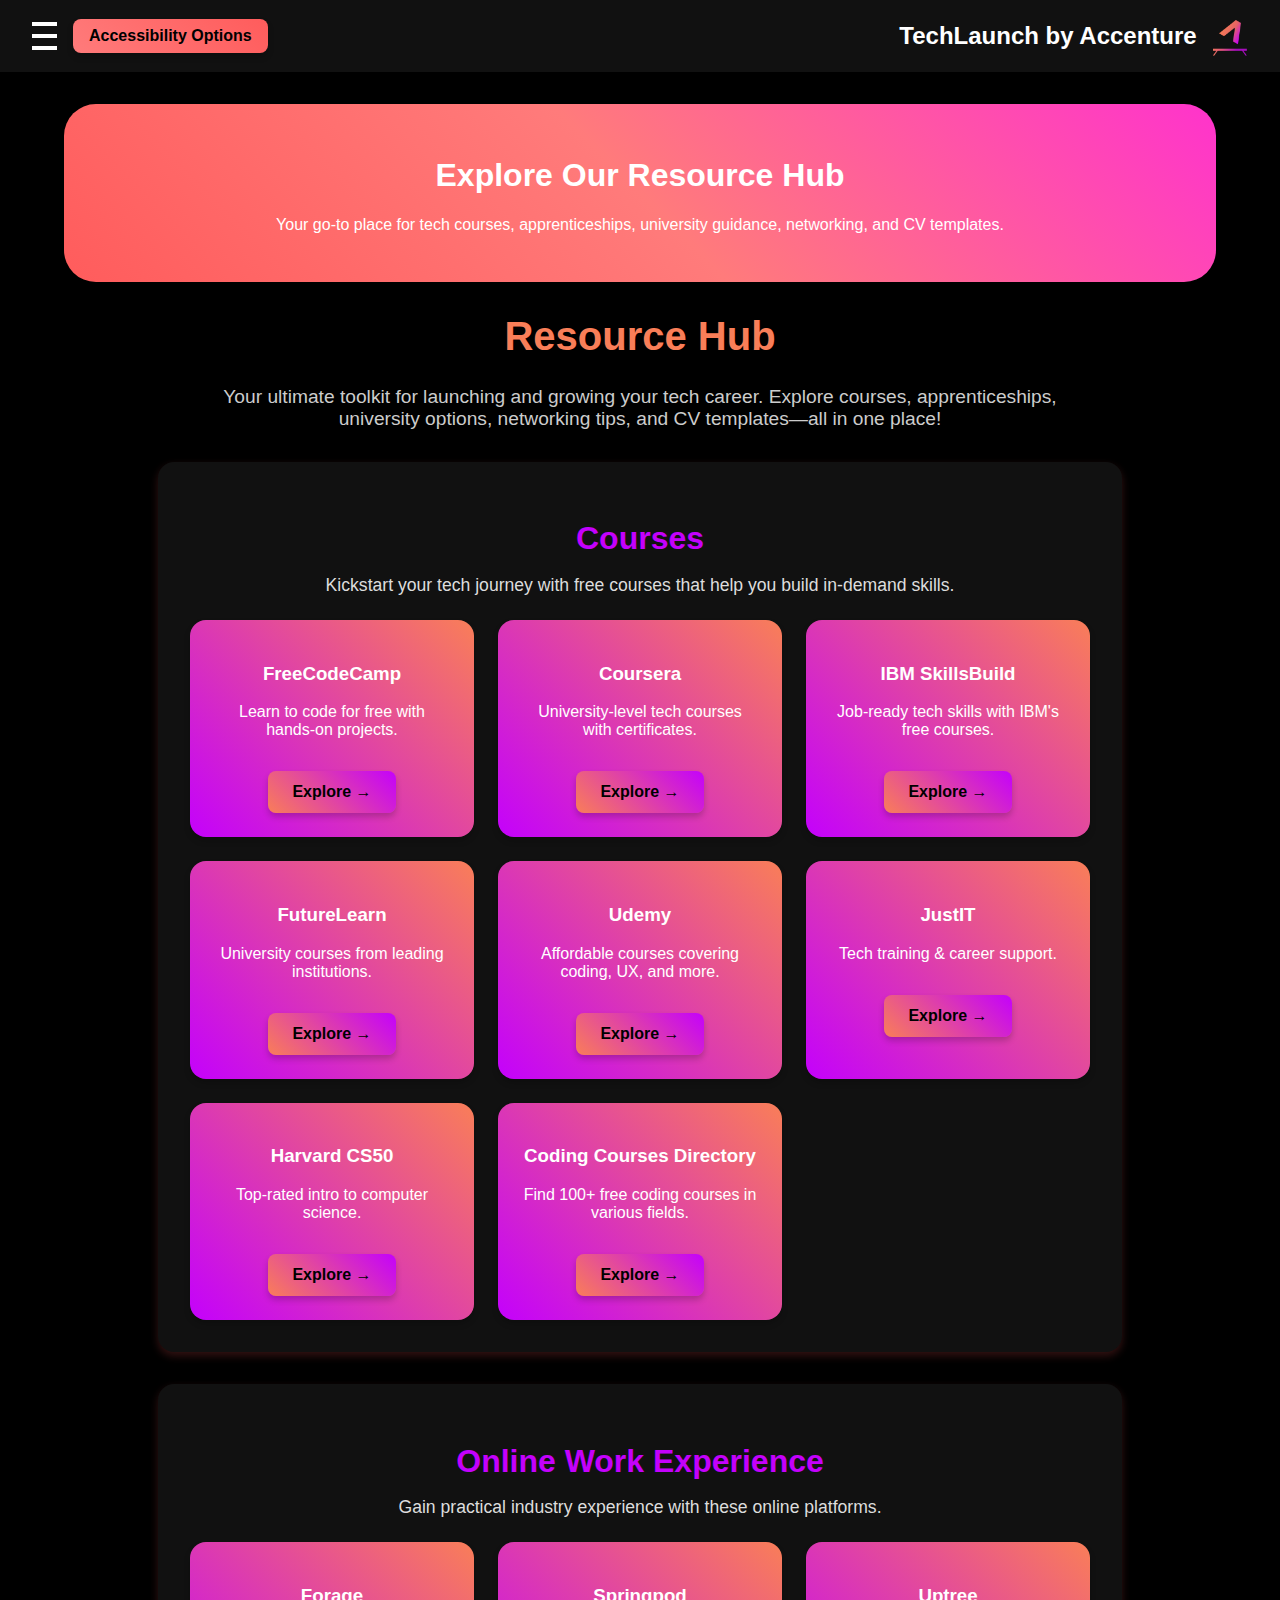
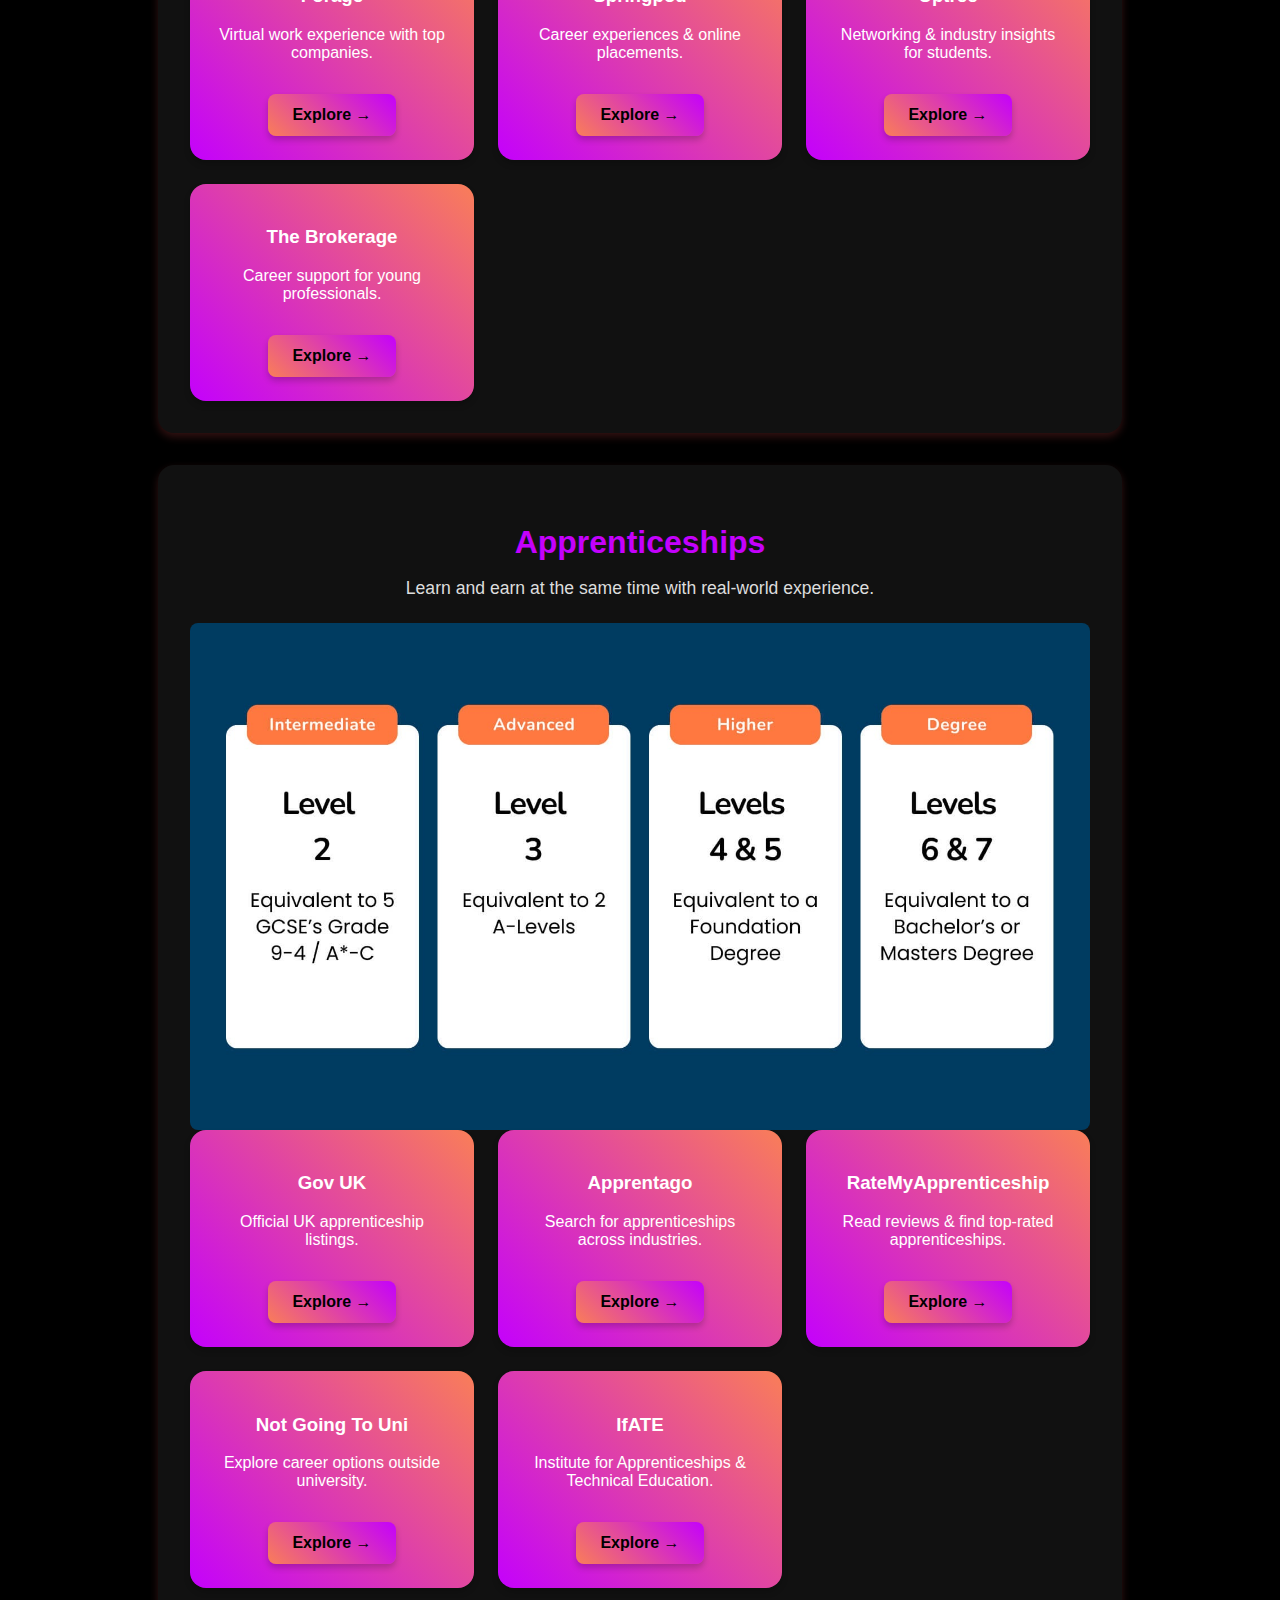
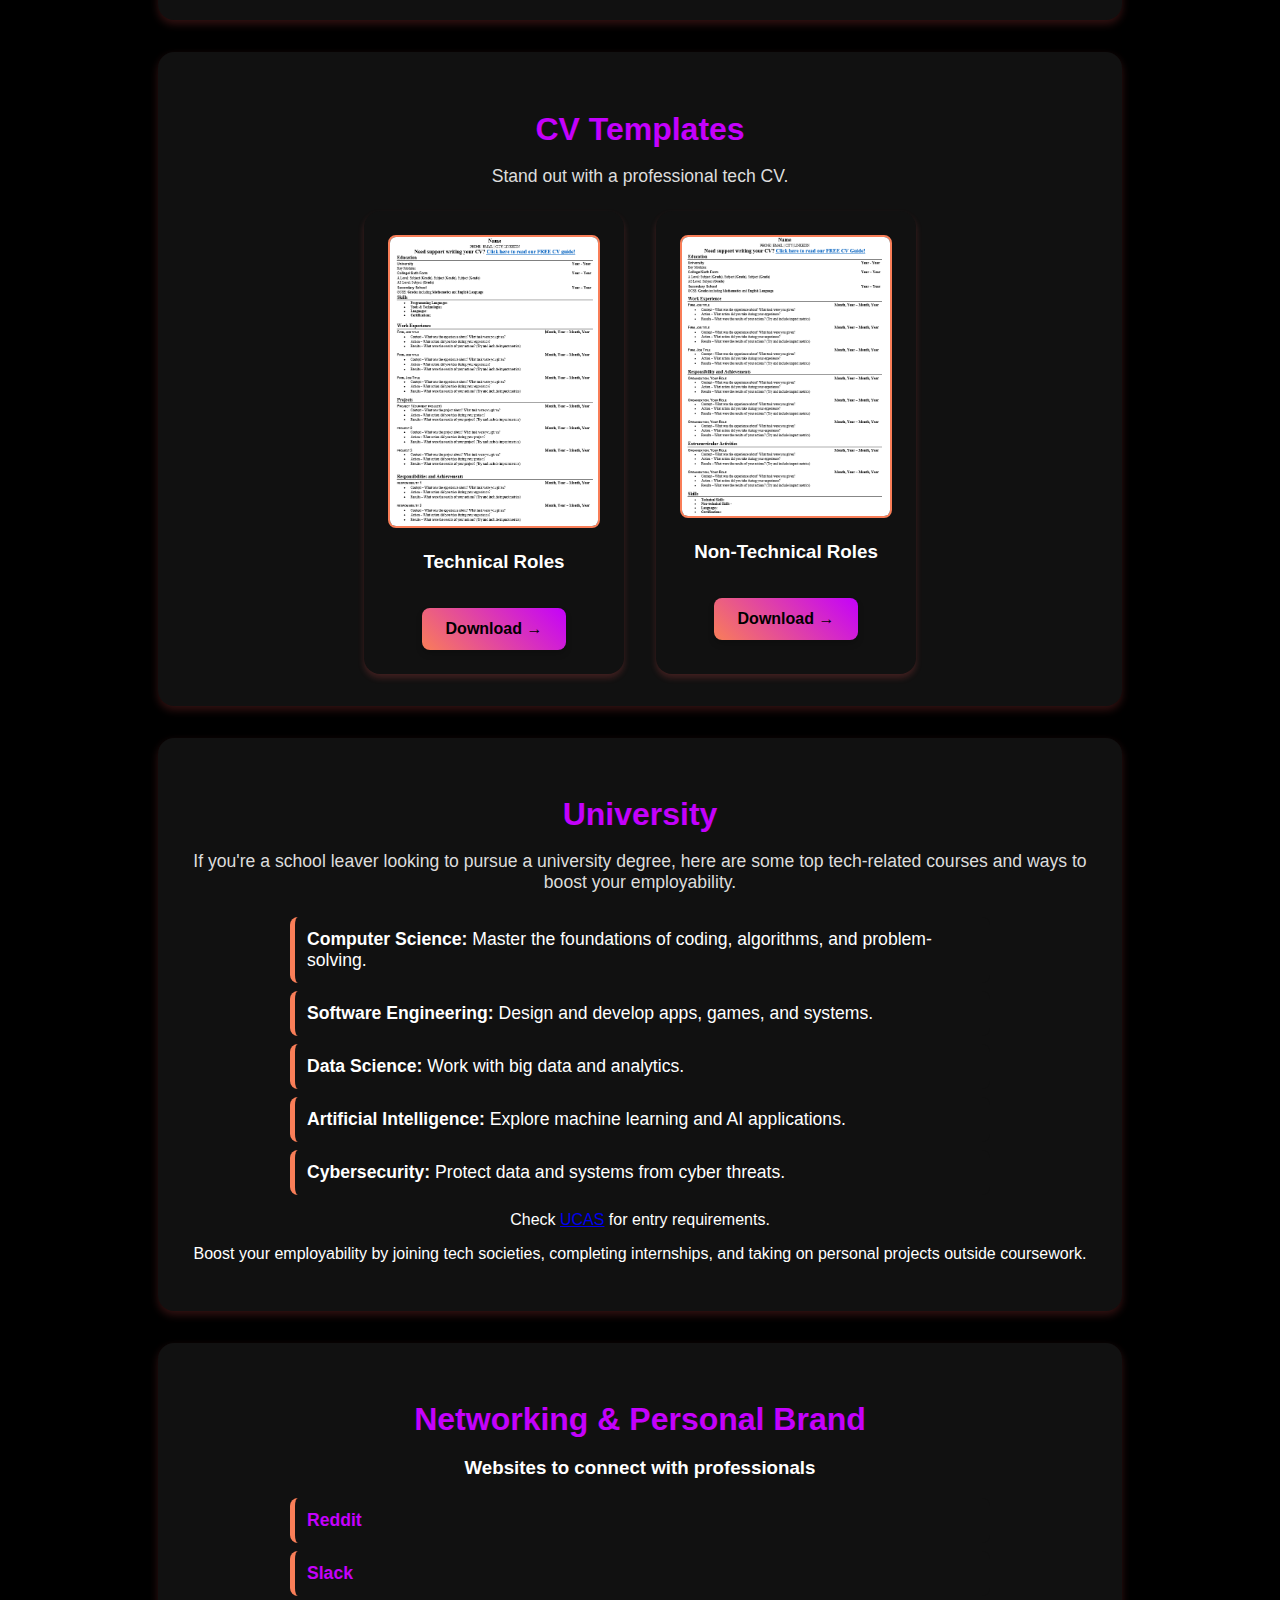
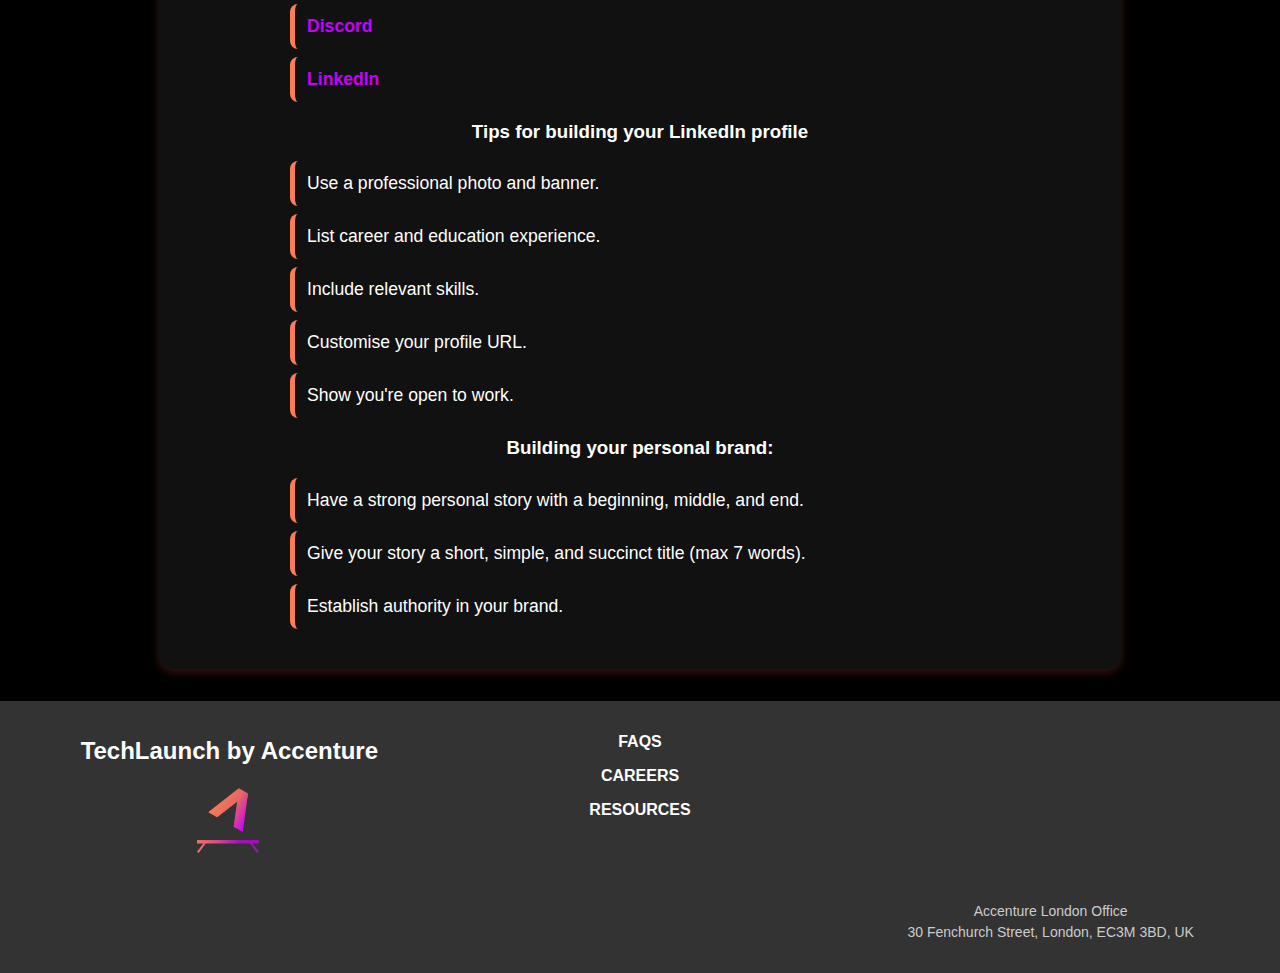
<file: resource-hub-page/index.html>
<!DOCTYPE html>
<html lang="en">
  <head>
    <meta charset="UTF-8" />
    <meta name="viewport" content="width=device-width, initial-scale=1.0" />
    <title>Resource Hub</title>
    <link rel="stylesheet" href="../styles/styles.css" />
  </head>
  <body>
    <!-- Header Section -->
    <header class="company-header">
      <div class="menu-container">
        <div class="menu-icon" onclick="toggleNav()">
          <span></span><span></span><span></span>
        </div>
        <button class="accessibility-tab" onclick="toggleAccessibility()">
          Accessibility Options
        </button>
      </div>
      <div class="logo-container">
        <img
          src="../images/TechLaunchLogo.png"
          alt="TechLaunch Logo"
          class="company-logo"
        />
        <h1>TechLaunch by Accenture</h1>
      </div>
    </header>

    <!-- Navigation Sidebar -->
    <nav id="sidebar" class="sidebar hidden">
      <button class="close-btn" onclick="toggleNav()">✖</button>
      <ul>
        <li><a href="../home-page/index.html">Home</a></li>
        <li><a href="../career-page/index.html">Careers</a></li>
        <li><a href="../questions-page/index.html">Your Questions</a></li>
        <li><a href="../resource-hub-page/index.html">Resources</a></li>
      </ul>
    </nav>

    <!-- Banner Section -->
    <section class="resource-banner">
      <h1>Explore Our Resource Hub</h1>
      <p>
        Your go-to place for tech courses, apprenticeships, university guidance,
        networking, and CV templates.
      </p>
    </section>
    <!-- Accessibility Pop-up -->
    <div id="accessibility-popup" class="accessibility-popup">
      <h3>Accessibility Options</h3>

      <!-- Colourblind Modes -->
      <h4>Colourblind Modes</h4>
      <label>
        <input
          type="radio"
          name="colorblind-mode"
          value="protanopia"
          onchange="setColorblindMode('protanopia')"
        />
        Protanopia
      </label>
      <label>
        <input
          type="radio"
          name="colorblind-mode"
          value="deuteranopia"
          onchange="setColorblindMode('deuteranopia')"
        />
        Deuteranopia
      </label>
      <label>
        <input
          type="radio"
          name="colorblind-mode"
          value="tritanopia"
          onchange="setColorblindMode('tritanopia')"
        />
        Tritanopia
      </label>
      <label>
        <input
          type="radio"
          name="colorblind-mode"
          value="none"
          onchange="setColorblindMode('none')"
          checked
        />
        None
      </label>

      <!-- Text Size Adjustment -->
      <h4>Text Size</h4>
      <button onclick="changeFontSize('small')">Small</button>
      <button onclick="changeFontSize('medium')">Medium</button>
      <button onclick="changeFontSize('large')">Large</button>
    </div>

    <!-- Page Header -->
    <h1 class="page-header">Resource Hub</h1>
    <p class="intro-text">
      Your ultimate toolkit for launching and growing your tech career. Explore
      courses, apprenticeships, university options, networking tips, and CV
      templates—all in one place!
    </p>

    <!-- Courses Section -->
    <section class="resource-section" id="courses-section">
      <h2>Courses</h2>
      <p class="section-description">
        Kickstart your tech journey with free courses that help you build
        in-demand skills.
      </p>
      <div class="grid-container">
        <div class="course-card">
          <h3>FreeCodeCamp</h3>
          <p>Learn to code for free with hands-on projects.</p>
          <a
            href="https://www.freecodecamp.org/"
            target="_blank"
            class="learn-more-button"
            >Explore →</a
          >
        </div>
        <div class="course-card">
          <h3>Coursera</h3>
          <p>University-level tech courses with certificates.</p>
          <a
            href="https://www.coursera.org/"
            target="_blank"
            class="learn-more-button"
            >Explore →</a
          >
        </div>
        <div class="course-card">
          <h3>IBM SkillsBuild</h3>
          <p>Job-ready tech skills with IBM's free courses.</p>
          <a
            href="https://skillsbuild.org/"
            target="_blank"
            class="learn-more-button"
            >Explore →</a
          >
        </div>
        <div class="course-card">
          <h3>FutureLearn</h3>
          <p>University courses from leading institutions.</p>
          <a
            href="https://www.futurelearn.com/"
            target="_blank"
            class="learn-more-button"
            >Explore →</a
          >
        </div>
        <div class="course-card">
          <h3>Udemy</h3>
          <p>Affordable courses covering coding, UX, and more.</p>
          <a
            href="https://www.udemy.com/"
            target="_blank"
            class="learn-more-button"
            >Explore →</a
          >
        </div>
        <div class="course-card">
          <h3>JustIT</h3>
          <p>Tech training & career support.</p>
          <a
            href="https://www.justit.co.uk/"
            target="_blank"
            class="learn-more-button"
            >Explore →</a
          >
        </div>
        <div class="course-card">
          <h3>Harvard CS50</h3>
          <p>Top-rated intro to computer science.</p>
          <a
            href="https://pll.harvard.edu/course/cs50-introduction-computer-science"
            target="_blank"
            class="learn-more-button"
            >Explore →</a
          >
        </div>
        <div class="course-card">
          <h3>Coding Courses Directory</h3>
          <p>Find 100+ free coding courses in various fields.</p>
          <a
            href="https://www.techacademia.co.uk/free-coding-courses/"
            target="_blank"
            class="learn-more-button"
            >Explore →</a
          >
        </div>
      </div>
    </section>

    <!-- Online Work Experience Section -->
    <section class="resource-section" id="work-experience-section">
      <h2>Online Work Experience</h2>
      <p class="section-description">
        Gain practical industry experience with these online platforms.
      </p>
      <div class="grid-container">
        <div class="course-card">
          <h3>Forage</h3>
          <p>Virtual work experience with top companies.</p>
          <a
            href="https://www.theforage.com/"
            target="_blank"
            class="learn-more-button"
            >Explore →</a
          >
        </div>
        <div class="course-card">
          <h3>Springpod</h3>
          <p>Career experiences & online placements.</p>
          <a
            href="https://www.springpod.com/"
            target="_blank"
            class="learn-more-button"
            >Explore →</a
          >
        </div>
        <div class="course-card">
          <h3>Uptree</h3>
          <p>Networking & industry insights for students.</p>
          <a href="https://uptree.co/" target="_blank" class="learn-more-button"
            >Explore →</a
          >
        </div>
        <div class="course-card">
          <h3>The Brokerage</h3>
          <p>Career support for young professionals.</p>
          <a
            href="https://www.thebrokerage.org.uk/"
            target="_blank"
            class="learn-more-button"
            >Explore →</a
          >
        </div>
      </div>
    </section>

    <!-- Apprenticeship Section -->
    <section class="resource-section" id="apprenticeship-section">
      <h2>Apprenticeships</h2>
      <p class="section-description">
        Learn and earn at the same time with real-world experience.
      </p>
      <img
        src="../images/apprenticeship-levels.jpeg"
        alt="Apprenticeship Levels"
        class="img-apprenticeships"
      />
      <div class="grid-container">
        <div class="apprenticeship-card">
          <h3>Gov UK</h3>
          <p>Official UK apprenticeship listings.</p>
          <a
            href="https://www.gov.uk/apply-apprenticeship"
            target="_blank"
            class="learn-more-button"
            >Explore →</a
          >
        </div>
        <div class="apprenticeship-card">
          <h3>Apprentago</h3>
          <p>Search for apprenticeships across industries.</p>
          <a
            href="https://apprentago.co.uk/"
            target="_blank"
            class="learn-more-button"
            >Explore →</a
          >
        </div>
        <div class="apprenticeship-card">
          <h3>RateMyApprenticeship</h3>
          <p>Read reviews & find top-rated apprenticeships.</p>
          <a
            href="https://www.ratemyapprenticeship.co.uk/"
            target="_blank"
            class="learn-more-button"
            >Explore →</a
          >
        </div>
        <div class="apprenticeship-card">
          <h3>Not Going To Uni</h3>
          <p>Explore career options outside university.</p>
          <a
            href="https://notgoingtouni.co.uk/"
            target="_blank"
            class="learn-more-button"
            >Explore →</a
          >
        </div>
        <div class="apprenticeship-card">
          <h3>IfATE</h3>
          <p>Institute for Apprenticeships & Technical Education.</p>
          <a
            href="https://www.instituteforapprenticeships.org/"
            target="_blank"
            class="learn-more-button"
            >Explore →</a
          >
        </div>
      </div>
    </section>

    <!-- CV Templates Section -->
    <section class="resource-section" id="CV-section">
      <h2>CV Templates</h2>
      <p class="section-description">Stand out with a professional tech CV.</p>
      <div class="CV-template-container">
        <div class="cv-card">
          <img
            src="../images/cv-template-technical.png"
            alt="Technical CV"
            class="cv-template"
          />
          <h3>Technical Roles</h3>
          <a
            href="https://www.techacademia.co.uk/free-tech-cv-template/"
            target="_blank"
            class="learn-more-button"
            >Download →</a
          >
        </div>
        <div class="cv-card">
          <img
            src="../images/cv-template-nontechnical.png"
            alt="Non-Technical CV"
            class="cv-template"
          />
          <h3>Non-Technical Roles</h3>
          <a
            href="https://www.techacademia.co.uk/free-tech-cv-template/"
            target="_blank"
            class="learn-more-button"
            >Download →</a
          >
        </div>
      </div>
    </section>

    <!-- University Section -->
    <section class="resource-section" id="university-section">
      <h2>University</h2>
      <p class="section-description">
        If you're a school leaver looking to pursue a university degree, here
        are some top tech-related courses and ways to boost your employability.
      </p>
      <ul class="styled-list">
        <li>
          <strong>Computer Science:</strong> Master the foundations of coding,
          algorithms, and problem-solving.
        </li>
        <li>
          <strong>Software Engineering:</strong> Design and develop apps, games,
          and systems.
        </li>
        <li>
          <strong>Data Science:</strong> Work with big data and analytics.
        </li>
        <li>
          <strong>Artificial Intelligence:</strong> Explore machine learning and
          AI applications.
        </li>
        <li>
          <strong>Cybersecurity:</strong> Protect data and systems from cyber
          threats.
        </li>
      </ul>
      <p>
        Check <a href="https://www.ucas.com/" target="_blank">UCAS</a> for entry
        requirements.
      </p>
      <p>
        Boost your employability by joining tech societies, completing
        internships, and taking on personal projects outside coursework.
      </p>
    </section>

    <!-- Networking & Personal Brand Section -->
    <section class="resource-section" id="networking-section">
      <h2>Networking & Personal Brand</h2>
      <h3>Websites to connect with professionals</h3>
      <ul class="styled-list">
        <li><a href="https://www.reddit.com/" target="_blank">Reddit</a></li>
        <li><a href="https://slack.com/" target="_blank">Slack</a></li>
        <li><a href="https://discord.com/" target="_blank">Discord</a></li>
        <li>
          <a href="https://www.linkedin.com/" target="_blank">LinkedIn</a>
        </li>
      </ul>

      <h3>Tips for building your LinkedIn profile</h3>
      <ul class="styled-list">
        <li>Use a professional photo and banner.</li>
        <li>List career and education experience.</li>
        <li>Include relevant skills.</li>
        <li>Customise your profile URL.</li>
        <li>Show you're open to work.</li>
      </ul>

      <h3>Building your personal brand:</h3>
      <ul class="styled-list">
        <li>Have a strong personal story with a beginning, middle, and end.</li>
        <li>
          Give your story a short, simple, and succinct title (max 7 words).
        </li>
        <li>Establish authority in your brand.</li>
      </ul>
    </section>
    <footer>
      <div class="footer-container">
        <!-- Left Section: Company Name and Logo -->
        <div class="footer-left">
          <h2>TechLaunch by Accenture</h2>
          <img
            src="../images/TechLaunchLogo.png"
            alt="TechLaunch by Accenture Logo"
            class="footer-logo"
          />
        </div>

        <!-- Middle Section: Button Links -->
        <div class="footer-middle">
          <a href="../questions-page/index.html" class="footer-link">FAQS</a>
          <a href="../career-page/index.html" class="footer-link">CAREERS</a>
          <a href="../resource-hub-page/index.html" class="footer-link"
            >RESOURCES</a
          >
        </div>

        <!-- Right Section: Google Maps Embed -->
        <div class="footer-right">
          <iframe
            src="https://www.google.com/maps/embed?pb=!1m18!1m12!1m3!1d2483.68038062358!2d-0.08392868422968746!3d51.51178747963438!2m3!1f0!2f0!3f0!3m2!1i1024!2i768!4f13.1!3m3!1m2!1s0x48760351608040a1%3A0xe73a3fcb92847f58!2sAccenture!5e0!3m2!1sen!2suk!4v1709144218330!5m2!1sen!2suk"
            width="100%"
            height="100%"
            style="border: 0"
            allowfullscreen=""
            loading="lazy"
            referrerpolicy="no-referrer-when-downgrade"
          >
          </iframe>
          <p class="footer-address">
            Accenture London Office<br />
            30 Fenchurch Street, London, EC3M 3BD, UK
          </p>
        </div>
      </div>
    </footer>
    <script>
      function toggleNav() {
        const sidebar = document.getElementById("sidebar");
        const menuIcon = document.querySelector(".menu-icon");

        sidebar.classList.toggle("open");
        menuIcon.classList.toggle("active");
      }

      function toggleAccessibility() {
        document
          .getElementById("accessibility-popup")
          .classList.toggle("active");
      }

      function setColorblindMode(mode) {
        document.body.classList.remove(
          "protanopia",
          "deuteranopia",
          "tritanopia"
        );

        if (mode !== "none") {
          document.body.classList.add(mode);
        }
      }

      function changeFontSize(size) {
        document.body.classList.remove(
          "small-text",
          "medium-text",
          "large-text"
        );
        if (size === "small") {
          document.body.classList.add("small-text");
        } else if (size === "medium") {
          document.body.classList.add("medium-text");
        } else if (size === "large") {
          document.body.classList.add("large-text");
        }
      }
    </script>
  </body>
</html>
</file>
<file: styles/styles.css>
/* Home-Page START */
body {
  font-family: Arial, sans-serif;
  margin: 0;
  padding: 0;
  background-color: #000;
  color: #fff;
}
.company-header {
  display: flex;
  justify-content: space-between;
  align-items: center;
  padding: 1rem 2rem;
  background-color: #111;
  color: #fff;
}
.company-header h1 {
  font-size: 1.5rem;
  margin: 0;
}
.logo-container {
  display: flex;
  align-items: center;
  flex-direction: row-reverse;
}
.company-logo {
  height: 2.5rem;
  margin-left: 1rem;
}
.menu-container {
  display: flex;
  align-items: center;
  gap: 1rem;
}

.menu-icon {
  display: flex;
  flex-direction: column;
  cursor: pointer;
}
.accessibility-tab {
  margin: 0;
}
.menu-icon span {
  height: 0.25rem;
  width: 1.5625rem;
  background-color: #fff;
  margin: 0.25rem 0;
  transition: transform 0.3s ease, opacity 0.3s ease;
}
.menu-icon.active span:nth-child(1) {
  transform: rotate(45deg) translate(5px, 5px);
}
.menu-icon.active span:nth-child(2) {
  opacity: 0;
}
.menu-icon.active span:nth-child(3) {
  transform: rotate(-45deg) translate(5px, -5px);
}
.sidebar {
  position: fixed;
  top: 0;
  left: 0;
  width: 15.625rem;
  height: 100%;
  background-color: #222;
  color: #fff;
  padding: 2rem 1.5rem;
  transform: translateX(-100%);
  transition: transform 0.3s ease;
}
.sidebar.open {
  transform: translateX(0);
}
.close-btn {
  position: absolute;
  top: 1rem;
  left: 1rem;
  background: none;
  border: none;
  color: #ff5c5c;
  font-size: 1.5rem;
  cursor: pointer;
}
.sidebar ul {
  list-style: none;
  padding: 0;
  margin: 0;
}
.sidebar ul li {
  margin: 1.5rem 0;
  padding-left: 1rem;
}
.sidebar ul li a {
  color: #ff5c5c;
  text-decoration: none;
  font-size: 1.2rem;
  display: block;
}
.mission-statement {
  text-align: center;
  background-color: #111;
  padding: 2rem;
  margin: 2rem auto;
  border-radius: 1.5rem;
  color: #fff;
  width: 70vw;
  max-width: 1200px;
}
.mission-statement h2 {
  color: #ff5c5c;
}
.careers-section {
  text-align: center;
  padding: 2rem;
  background: linear-gradient(45deg, #ff5c5c, #ff7b7b, #ff33cc);
  color: #fff;
  width: 85vw;
  max-width: 1400px;
  margin: 2rem auto;
  border-radius: 2rem;
}
.careers-section h1 {
  font-size: 2rem;
}
.go-now-button {
  background-color: #ff5c5c;
  color: #000;
  padding: 0.75rem 1.5rem;
  font-size: 1rem;
  border: none;
  border-radius: 0.3125rem;
  cursor: pointer;
}
.go-now-button:hover {
  background-color: #ff33cc;
  transition: 1s;
}

.accessibility-tab {
  background: linear-gradient(45deg, #ff7b7b, #ff5c5c);
  color: #000;
  padding: 0.5rem 1rem;
  border-radius: 0.5rem;
  border: none;
  font-size: 1rem;
  font-weight: bold;
  cursor: pointer;
  box-shadow: 0 4px 6px rgba(0, 0, 0, 0.2);
  transition: background 0.3s ease, transform 0.2s ease;
}
.accessibility-tab:hover {
  background: #ff3a5c;
  transform: scale(1.05);
  transition: 1s;
}
.accessibility-popup {
  display: none;
  position: absolute;
  top: 4rem;
  left: 2rem;
  background: #222;
  color: #fff;
  padding: 1.5rem;
  border-radius: 0.5rem;
  box-shadow: 0 4px 8px rgba(0, 0, 0, 0.3);
  z-index: 1000;
  width: 300px;
}
.accessibility-popup.active {
  display: block;
}
.accessibility-popup h3 {
  margin-bottom: 1rem;
  font-size: 1.2rem;
  color: #ff5c5c;
}
.accessibility-popup h4 {
  margin-top: 1.5rem;
  font-size: 1.1rem;
  color: #ff5c5c;
  border-bottom: 1px solid #ff5c5c;
  padding-bottom: 0.5rem;
}
.accessibility-popup label {
  display: block;
  margin: 0.5rem 0;
  font-size: 0.95rem;
  cursor: pointer;
}
.accessibility-popup input {
  margin-right: 0.5rem;
}

.what-we-do {
  text-align: center;
  padding: 2rem;
  margin: 2rem auto;
  max-width: 800px;
  background-color: #111;
  border-radius: 0.625rem;
  color: #fff;
}
.what-we-do h2 {
  font-size: 2rem;
  color: #ff5c5c;
}

.learn-more-button {
  display: inline-block;
  margin-top: 0.5rem;
  padding: 0.5rem 1rem;
  background: linear-gradient(45deg, #ff7b7b, #ff5c5c);
  color: #000;
  text-decoration: none;
  border-radius: 0.5rem;
  font-weight: bold;
  font-size: 0.9rem;
  box-shadow: 0 4px 6px rgba(0, 0, 0, 0.2);
  transition: background 0.3s ease, transform 0.2s ease;
  cursor: pointer;
}

.learn-more-button:hover {
  background: #ff3a5c;
  transform: scale(1.05);
  color: #fff;
}
.image-grid {
  display: grid;
  grid-template-columns: repeat(auto-fit, minmax(12.5rem, 1fr));
  gap: 1.5rem;
  padding: 2rem;
  max-width: 1200px;
  align-items: stretch;
}

.grid-item {
  background-color: #111;
  padding: 1rem;
  border-radius: 0.625rem;
  box-shadow: 0 0.25rem 0.375rem rgba(255, 92, 92, 0.1);
  text-align: center;
  display: flex;
  flex-direction: column;
  justify-content: space-between;
  min-height: 250px;
}

.learn-more-button {
  margin-top: auto;
  padding: 0.25rem 0.5rem;
  font-size: 0.7rem;
}
.image-grid-wrapper {
  display: flex;
  justify-content: center;
  width: 100%;
  margin-top: 2rem;
}

.image-grid {
  display: grid;
  grid-template-columns: repeat(3, 1fr);
  grid-template-rows: repeat(2, auto);
  gap: 0.75rem;
  padding: 1rem;
  max-width: 40rem;
}

.grid-item {
  background-color: #111;
  padding: 0.5rem;
  border-radius: 0.15rem;
  box-shadow: 0 0.125rem 0.1875rem rgba(255, 92, 92, 0.1);
  text-align: center;
}

.grid-item img {
  max-width: 100%;
  border-radius: 0.15rem;
  border: 0.1rem solid #ff33cc;
}

.description {
  margin-top: 1rem;
  font-size: 0.75rem;
  color: #fff;
}

.member {
  margin-top: 1rem;
  font-size: 0.75rem;
  color: #ff5c5c;
}

/* Protanopia Mode */
body.protanopia {
  background-color: #111;
  color: #e2c2c2;
}
body.protanopia .company-header {
  background-color: #2b2b2b;
}
body.protanopia .go-now-button {
  background-color: #c15555;
  color: #000;
}
body.protanopia .what-we-do,
body.protanopia .grid-item {
  background-color: #333;
  color: #e2c2c2;
  border-color: #c15555;
}

/* Deuteranopia Mode */
body.deuteranopia {
  background-color: #222;
  color: #d4e2b2;
}
body.deuteranopia .company-header {
  background-color: #3a3a3a;
}
body.deuteranopia .go-now-button {
  background-color: #91b255;
  color: #000;
}
body.deuteranopia .what-we-do,
body.deuteranopia .grid-item {
  background-color: #444;
  color: #d4e2b2;
  border-color: #91b255;
}

/* Tritanopia Mode */
body.tritanopia {
  background-color: #101010;
  color: #b2c5e2;
}
body.tritanopia .company-header {
  background-color: #1a1a1a;
}
body.tritanopia .go-now-button {
  background-color: #5583b2;
  color: #fff;
}
body.tritanopia .what-we-do,
body.tritanopia .grid-item {
  background-color: #1f1f1f;
  color: #b2c5e2;
  border-color: #5583b2;
}
/* Footer Section */
footer {
  background-color: #333;
  color: white;
  padding: 1rem 0;
  text-align: center;
}

.footer-container {
  display: flex;
  justify-content: space-between;
  align-items: flex-start;
  max-width: 75rem;
  margin: 0 auto;
  padding: 0 1rem;
}

/* Left Section: Company Name and Logo */
.footer-left {
  text-align: center;
  flex: 1;
  display: flex;
  flex-direction: column;
  align-items: center;
  margin-right: 2rem;
}

.footer-left h2 {
  font-size: 1.5rem;
  margin-bottom: 0.5rem;
  color: #fff;
}

.footer-logo {
  max-width: 4rem;
  height: auto;
  margin-top: 0.5rem;
}

/* Middle Section: Links */
.footer-middle {
  display: flex;
  flex-direction: column;
  gap: 1rem;
  text-align: center;
  flex: 1;
  justify-content: center;
  align-items: center;
  margin-top: 1rem;
}

.footer-link {
  color: #fff;
  text-decoration: none;
  font-size: 1rem;
  font-weight: bold;
}

.footer-link:hover {
  text-decoration: underline;
}

/* Right Section: Map and Address */
.footer-right {
  text-align: center;
  width: 20rem;
  flex: 1;
  display: flex;
  flex-direction: column;
  align-items: center;
  margin-top: 1rem;
  margin-left: 2rem;
}

.footer-right iframe {
  width: 100%;
  height: 10rem;
  border-radius: 0.5rem;
  border: 0.125rem solid #ff5c5c;
}

.footer-address {
  margin-top: 0.5rem;
  font-size: 0.875rem;
  line-height: 1.5;
  color: #ccc;
  text-align: center;
}

body {
  font-size: 1rem;
}

body.small-text {
  font-size: 0.875rem;
}

body.medium-text {
  font-size: 1.125rem;
}

body.large-text {
  font-size: 1.25rem;
}
.go-now-button {
  display: inline-block;
  background: linear-gradient(45deg, #f97e58, #c401fc); /* Matching colours */
  color: #000;
  padding: 0.75rem 1.5rem;
  font-size: 1rem;
  font-weight: bold;
  text-decoration: none;
  border-radius: 0.5rem;
  text-align: center;
  transition: background 0.3s ease, transform 0.2s ease;
}

.go-now-button:hover {
  background: #c401fc;
  transform: scale(1.05);
  color: white;
}

/* Home-Page END */

/* Career-Page START */
/*flip card start */
/* Card Container */
.card-container {
  display: flex; /* Lays out cards in a row */
  justify-content: center; /* makes all  the ocntent centered  */
  gap: 50px; /* space beetween cards*/
  margin-bottom: 30px;
  flex-wrap: wrap; /* wraps the cards so if they dont fit, it goes on a new line*/
}

/* Individual Card Styling */
.container {
  width: 240px; /* sizing, couldnt figure out how to make these percentages as it kpt bugging*/
  height: 294px;
  perspective: 900px; /*creates a 3d effect, perspective of vuser*/
}

.card {
  height: 100%;
  width: 100%;
  position: relative; /*ensure the card doesnt move when it flips*/
  transition: transform 1500ms; /* speed of the flip */
  transform-style: preserve-3d; /*keeps it 3d*/
  border-radius: 2rem; /*curvre of the square */
}

.container:hover > .card {
  cursor: pointer;
  transform: rotateY(180deg) rotateZ(180deg);
  /*makes the card flip  on the  y and z axis depending on where the mouse is */
}

.front,
.back {
  height: 100%;
  width: 100%;
  border-radius: 2rem;
  position: absolute; /*removes element form flow to allow for the text to over lap*/
  box-shadow: 0 0 10px 2px rgba(50, 50, 50, 0.25);
  backface-visibility: hidden; /*makes the abck side invidiple after flip*/
  background: linear-gradient(-135deg, #c401fc, #f97e58);
  display: flex;
  flex-direction: column;
  justify-content: center;
  align-items: center;
  gap: 10px;
  padding: 20px;
  text-align: center;
  box-sizing: border-box;
  /* Ensures content andlong words don't overflow */
  overflow: hidden;
  word-wrap: break-word;
}

.back {
  transform: rotateY(180deg) rotateZ(180deg);
  padding: 20px;
  text-align: center;
  box-sizing: border-box;
  display: flex;
  flex-direction: column;
  justify-content: center;
  align-items: center;
  gap: 10px;
  height: 100%;
  overflow: hidden;
}

.front-heading,
.back-heading {
  font-size: 24px;
  font-weight: bold; /* Makes headings bold */
  text-align: center;
  width: 100%;
  margin-bottom: 10px;
}
.back-heading {
  position: absolute;
  top: 10px;
  font-size: 1.2em;
  font-weight: bold;
  text-align: center;
  width: 100%;
  z-index: 10; /* Ensures it stays above content */
}

.back ol,
.back p {
  margin: 0;
  padding: 0;
  line-height: 1.5;
  font-size: 16px;
  overflow-wrap: break-word; /* Prevents text overflow */
  word-wrap: break-word;
}

/* Dynamically Scale Content */
.back p,
.back ol {
  font-size: calc(
    16px - (0.1vw)
  ); /* Adjust font size slightly for smaller cards */
}

table {
  width: 75%;
  border-collapse: collapse;
}

th,
td {
  border: 1px solid black;
  padding: 8px;
  text-align: center;
}
/*flip card start */
/*career table start */

#career-table {
  width: 90%;
  margin: 0 auto;
  border-collapse: collapse;
  box-shadow: 0px 0px 10px rgba(0, 0, 0, 0.1);
  border-radius: 10px;
  overflow: hidden;
  margin-bottom: 2rem;
}

/* Table Header for Career Table */
#career-table th {
  background-color: #0073e6; /* Keep it consistent with other table headers */
  color: white;
  padding: 15px;
  text-transform: uppercase;
  font-size: 1.1rem;
}

/* Table Rows */
#career-table td,
#career-table th {
  border: 1px solid #ddd;
  padding: 10px;
  text-align: center;
}

/* Job Title Column - Linear Gradient */
#careers-table td:nth-child(1),
#careers-table th:nth-child(1) {
  background: linear-gradient(-135deg, #c401fc, #f97e58); /* Linear gradient */
  color: white;
}

/* Advantage Column - Purple */
#careers-table td:nth-child(2),
#careers-table th:nth-child(2) {
  background-color: #f9a058;
  color: white;
}

/* Disadvantage Column - Orange */
#careers-table td:nth-child(3),
#careers-table th:nth-child(3) {
  background-color: #fc01c1fa;
  color: white;
}
#career-table th,
#career-table td {
  font-size: 1rem;
  text-align: center;
  padding: 10px;
}

.careers-footer {
  width: 100vw;
  margin-bottom: none;
}

/*career table end  */
/* Career-Page END */

/* Questions-Page START */

/* FAQ styles */
.all-faqs {
  margin: 0;
  padding: 0;
  box-sizing: border-box;
}
.accordion {
  max-width: 55rem;
  margin: 0 auto;
  padding: 3.125rem;
}
.accordion-item {
  border-radius: 0.625rem;
  padding: 1.25rem;
  margin-bottom: 1.25rem;
  background-image: linear-gradient(
    43deg,
    #ffcc70 0%,
    #f97e58 46%,
    #c401fc 100%
  );
}
.accordion-title {
  display: flex;
  align-items: center;
  cursor: pointer;
}
.accordion-title::after {
  content: "+";
  font-size: 40px;
  margin-left: auto;
}
.active-header::after {
  content: "-";
}
.accordion-answer {
  max-height: 0;
  overflow: hidden;
  transition: 1000ms ease-in-out;
}

/* contact form styles */
#contact-form {
  color: black;
  box-sizing: border-box;
}

.form-container {
  background: lightgrey;
  background-color: #4158d0;
  background-image: linear-gradient(
    43deg,
    #ffcc70 0%,
    #f97e58 46%,
    #c401fc 100%
  );
  border-top-left-radius: 2rem;
  border-bottom-right-radius: 2rem;
  padding: 1.5rem;
  box-shadow: rgba(0, 0, 0, 0.3) 0px 19px 38px,
    rgba(0, 0, 0, 0.22) 0px 15px 12px; /*describes the blend of the shadow */
  transition: 0.5s ease-in-out;
  text-align: center;
  width: 80%;
  margin: 0 auto;
  margin-bottom: 3rem;
}

.heading {
  text-align: center;
  font-weight: 600;
  padding-top: 1rem;
  font-size: 2.5rem;
}

.input-div {
  display: flex;
  flex-direction: column;
  margin-top: 1rem;
  transition: 0.5s ease-in-out;
  justify-content: center;
}

input {
  background-color: transparent;
  border: none;
  border-bottom: 1px solid black;
  width: 20rem;
  padding: 8px;
  outline: none;
  margin: 0 auto;
}

input::placeholder {
  color: #212121;
}

select {
  width: 20rem;
  padding: 8px;
  margin: 0 auto;
  border: 1px solid gray;
}

textarea {
  width: 60%;
}

.button-div {
  text-align: center;
}

.submit {
  margin-top: 3rem;
  text-align: center;
  padding: 8px 3rem;
  border: none;
  border-top-left-radius: 1rem;
  border-bottom-right-radius: 1rem;
  background-color: black;
  color: white;
  transition: 0.5s ease-in-out;
  cursor: pointer;
}

.submit:hover {
  box-shadow: rgba(44, 43, 43, 0.664) 5px 5px, rgba(45, 45, 45, 0.3) 10px 10px,
    rgba(60, 59, 59, 0.2) 15px 15px, rgba(54, 53, 53, 0.1) 20px 20px,
    rgba(240, 46, 170, 0.05) 25px 25px;
}

.container input::placeholder {
  color: black;
}

.input:focus {
  transition: 0.2s ease-in-out;
  box-shadow: rgba(0, 0, 0, 0.17) 0px -23px 25px 0px inset,
    rgba(0, 0, 0, 0.15) 0px -36px 30px 0px inset,
    rgba(0, 0, 0, 0.1) 0px -79px 40px 0px inset, rgba(0, 0, 0, 0.06) 0px 2px 1px,
    rgba(0, 0, 0, 0.09) 0px 4px 2px, rgba(0, 0, 0, 0.09) 0px 8px 4px,
    rgba(0, 0, 0, 0.09) 0px 16px 8px, rgba(0, 0, 0, 0.09) 0px 32px 16px;
}

.input:hover {
  transition: 0.2s ease-in-out;
  box-shadow: rgba(0, 0, 0, 0.17) 0px -23px 25px 0px inset,
    rgba(0, 0, 0, 0.15) 0px -36px 30px 0px inset,
    rgba(0, 0, 0, 0.1) 0px -79px 40px 0px inset, rgba(0, 0, 0, 0.06) 0px 2px 1px,
    rgba(0, 0, 0, 0.09) 0px 4px 2px, rgba(0, 0, 0, 0.09) 0px 8px 4px,
    rgba(0, 0, 0, 0.09) 0px 16px 8px, rgba(0, 0, 0, 0.09) 0px 32px 16px;
}

/* Question-Page END */

/* Resource-Page  START */
/* General Page Styling */
body {
  background-color: #000;
  color: white;
  font-family: Arial, sans-serif;
  text-align: center;
}

.page-header {
  font-size: 2.5rem;
  color: #f97e58;
  margin-top: 2rem;
}

.intro-text {
  font-size: 1.2rem;
  color: #ccc;
  max-width: 900px;
  margin: 1rem auto;
}

/* Section Styling */
.resource-section {
  background-color: #111;
  padding: 2rem;
  margin: 2rem auto;
  max-width: 900px;
  border-radius: 1rem;
  box-shadow: 0 4px 8px rgba(255, 92, 92, 0.2);
}

.resource-section h2 {
  color: #c401fc;
  font-size: 2rem;
  margin-bottom: 1rem;
}

.section-description {
  font-size: 1.1rem;
  color: #ddd;
  margin-bottom: 1.5rem;
}

/* Grid Layout */
.grid-container {
  display: grid;
  grid-template-columns: repeat(auto-fit, minmax(250px, 1fr));
  gap: 1.5rem;
  justify-content: center;
}

/* Course & Apprenticeship Cards */
.course-card,
.apprenticeship-card {
  background: linear-gradient(45deg, #c401fc, #f97e58);
  padding: 1.5rem;
  border-radius: 1rem;
  box-shadow: 0 4px 6px rgba(0, 0, 0, 0.2);
  text-align: center;
  transition: transform 0.3s ease;
}

.course-card:hover,
.apprenticeship-card:hover {
  transform: scale(1.05);
}

/* CV Section */
.CV-template-container {
  display: flex;
  justify-content: center;
  gap: 2rem;
}

.cv-card {
  background-color: #111;
  padding: 1.5rem;
  border-radius: 1rem;
  text-align: center;
  box-shadow: 0 4px 6px rgba(255, 92, 92, 0.2);
}

.cv-template {
  width: 13rem;
  border-radius: 0.5rem;
  border: 2px solid #f97e58;
}

/* Buttons */
.learn-more-button {
  display: inline-block;
  margin-top: 1rem;
  padding: 0.75rem 1.5rem;
  background: linear-gradient(45deg, #f97e58, #c401fc);
  color: #000;
  font-weight: bold;
  font-size: 1rem;
  border-radius: 0.5rem;
  text-decoration: none;
  transition: background 0.3s ease, transform 0.2s ease;
}

.learn-more-button:hover {
  background: #c401fc;
  transform: scale(1.05);
}
/* University & Networking Sections */
.styled-list {
  list-style: none;
  padding: 0;
  text-align: left;
  max-width: 700px;
  margin: auto;
}

.styled-list li {
  background-color: #111;
  padding: 0.75rem;
  margin-bottom: 0.5rem;
  border-radius: 0.5rem;
  color: #fff;
  font-size: 1.1rem;
  border-left: 5px solid #f97e58;
}

/* Hyperlinks */
.styled-list a {
  color: #c401fc;
  text-decoration: none;
  font-weight: bold;
}

.styled-list a:hover {
  text-decoration: underline;
}

.img-apprenticeships {
  max-width: 100%;
  height: auto;
  display: block;
  margin: 0 auto;
  border-radius: 0.5rem;
}
/* Banner Styling */
.resource-banner {
  text-align: center;
  padding: 2rem;
  background: linear-gradient(45deg, #ff5c5c, #ff7b7b, #ff33cc);
  color: #fff;
  width: 85vw;
  max-width: 1400px;
  margin: 2rem auto;
  border-radius: 2rem;
}

/* Footer Styling */
footer {
  background-color: #333;
  color: white;
  padding: 1rem 0;
  text-align: center;
}

.footer-container {
  display: flex;
  justify-content: space-between;
  align-items: flex-start;
  max-width: 75rem;
  margin: 0 auto;
  padding: 0 1rem;
}

/* Sidebar Navigation */
.sidebar {
  position: fixed;
  top: 0;
  left: 0;
  width: 15.625rem;
  height: 100%;
  background-color: #222;
  color: #fff;
  padding: 2rem 1.5rem;
  transform: translateX(-100%);
  transition: transform 0.3s ease;
}

.sidebar.open {
  transform: translateX(0);
}

/* Header Styling */
.company-header {
  display: flex;
  justify-content: space-between;
  align-items: center;
  padding: 1rem 2rem;
  background-color: #111;
  color: #fff;
}

.company-header h1 {
  font-size: 1.5rem;
  margin: 0;
}

.logo-container {
  display: flex;
  align-items: center;
  flex-direction: row-reverse;
}

.company-logo {
  height: 2.5rem;
  margin-left: 1rem;
}

/* Accessibility Tab */
.accessibility-tab {
  background: linear-gradient(45deg, #ff7b7b, #ff5c5c);
  color: #000;
  padding: 0.5rem 1rem;
  border-radius: 0.5rem;
  border: none;
  font-size: 1rem;
  font-weight: bold;
  cursor: pointer;
  box-shadow: 0 4px 6px rgba(0, 0, 0, 0.2);
  transition: background 0.3s ease, transform 0.2s ease;
}

.accessibility-tab:hover {
  background: #ff3a5c;
  transform: scale(1.05);
}
.accessibility-popup {
  display: none;
  position: fixed;
  top: 4rem;
  left: 2rem;
  background: #222;
  color: #fff;
  padding: 1.5rem;
  border-radius: 0.5rem;
  box-shadow: 0 4px 8px rgba(0, 0, 0, 0.3);
  z-index: 1000;
  width: 300px;
}

.accessibility-popup.active {
  display: block;
}

.accessibility-popup h3 {
  margin-bottom: 1rem;
  font-size: 1.2rem;
  color: #f97e58;
}

.accessibility-popup h4 {
  margin-top: 1.5rem;
  font-size: 1.1rem;
  color: #c401fc;
  border-bottom: 1px solid #c401fc;
  padding-bottom: 0.5rem;
}

.accessibility-popup label {
  display: block;
  margin: 0.5rem 0;
  font-size: 0.95rem;
  cursor: pointer;
}

.accessibility-popup input {
  margin-right: 0.5rem;
}

.accessibility-popup button {
  background: linear-gradient(45deg, #f97e58, #c401fc);
  color: #000;
  padding: 0.5rem 1rem;
  border-radius: 0.5rem;
  border: none;
  font-size: 1rem;
  font-weight: bold;
  cursor: pointer;
  box-shadow: 0 4px 6px rgba(0, 0, 0, 0.2);
  transition: background 0.3s ease, transform 0.2s ease;
}

.accessibility-popup button:hover {
  background: #c401fc;
  transform: scale(1.05);
}
</file>
